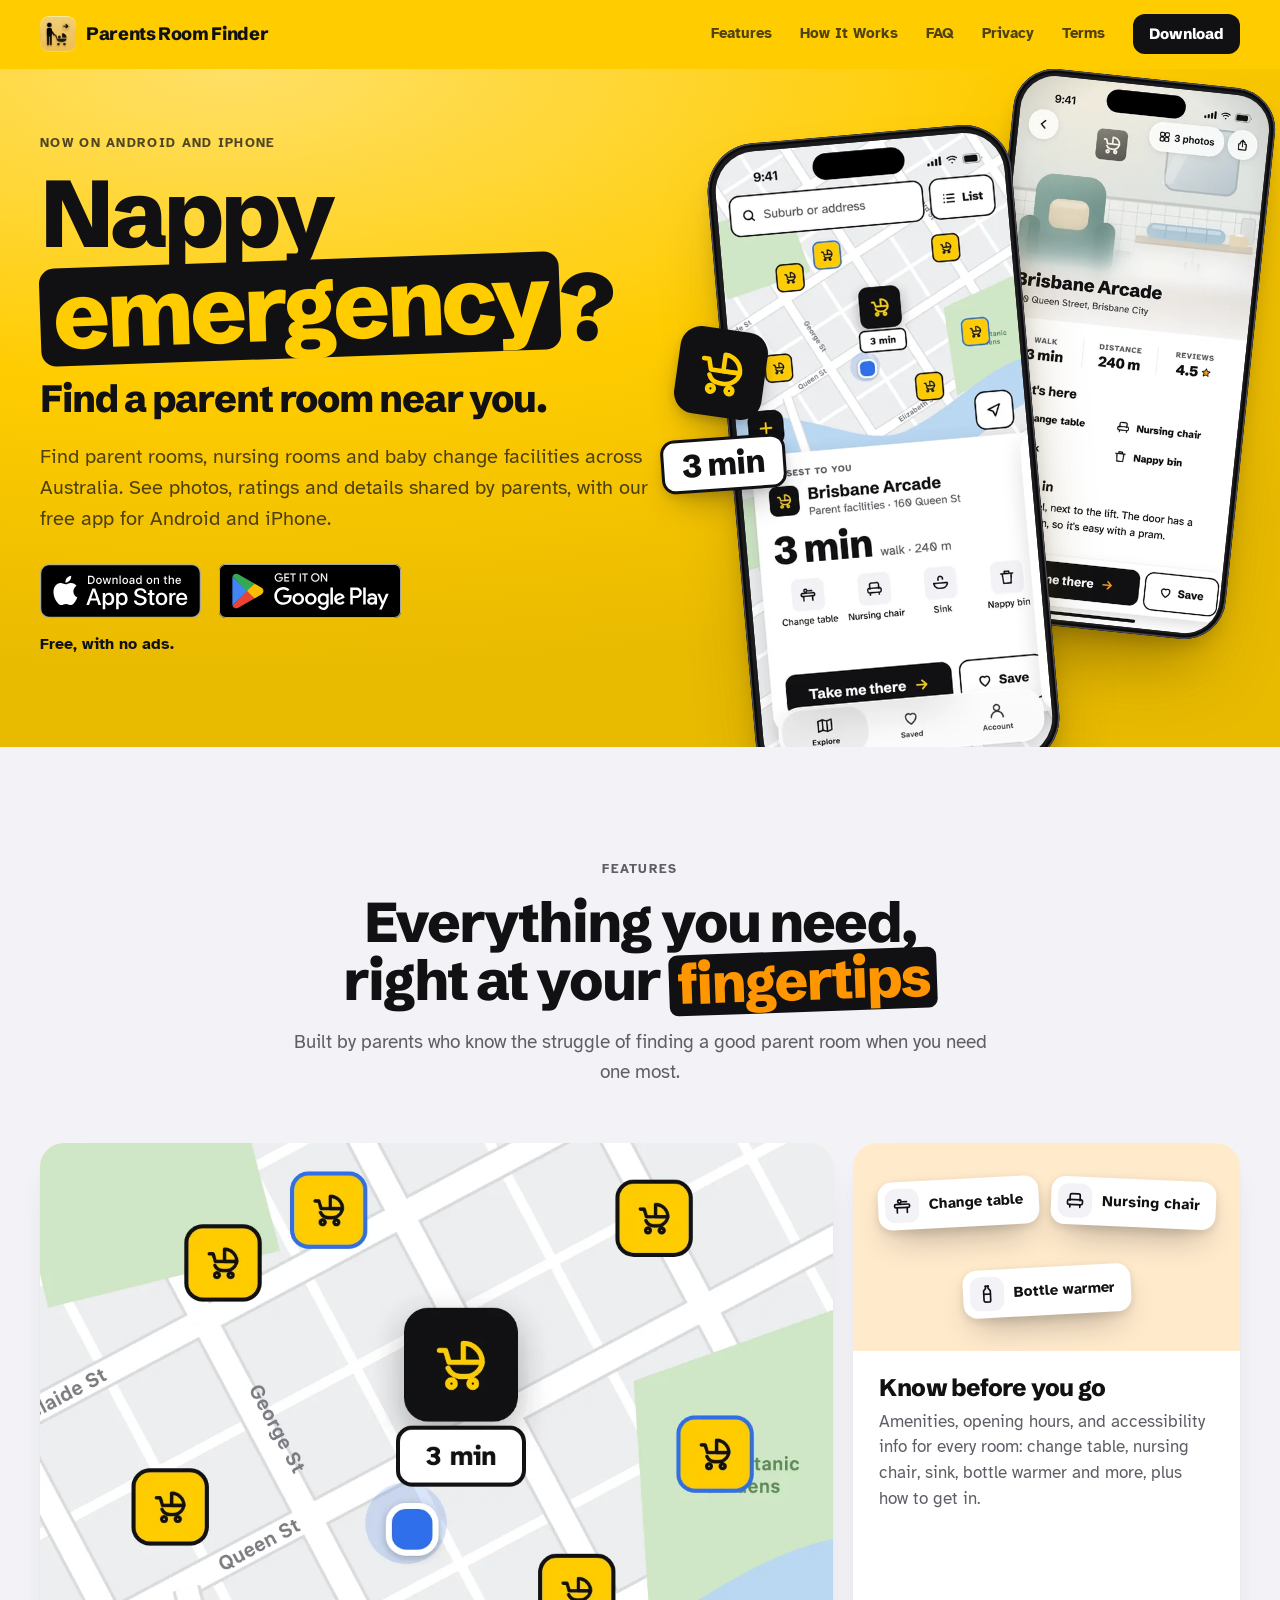
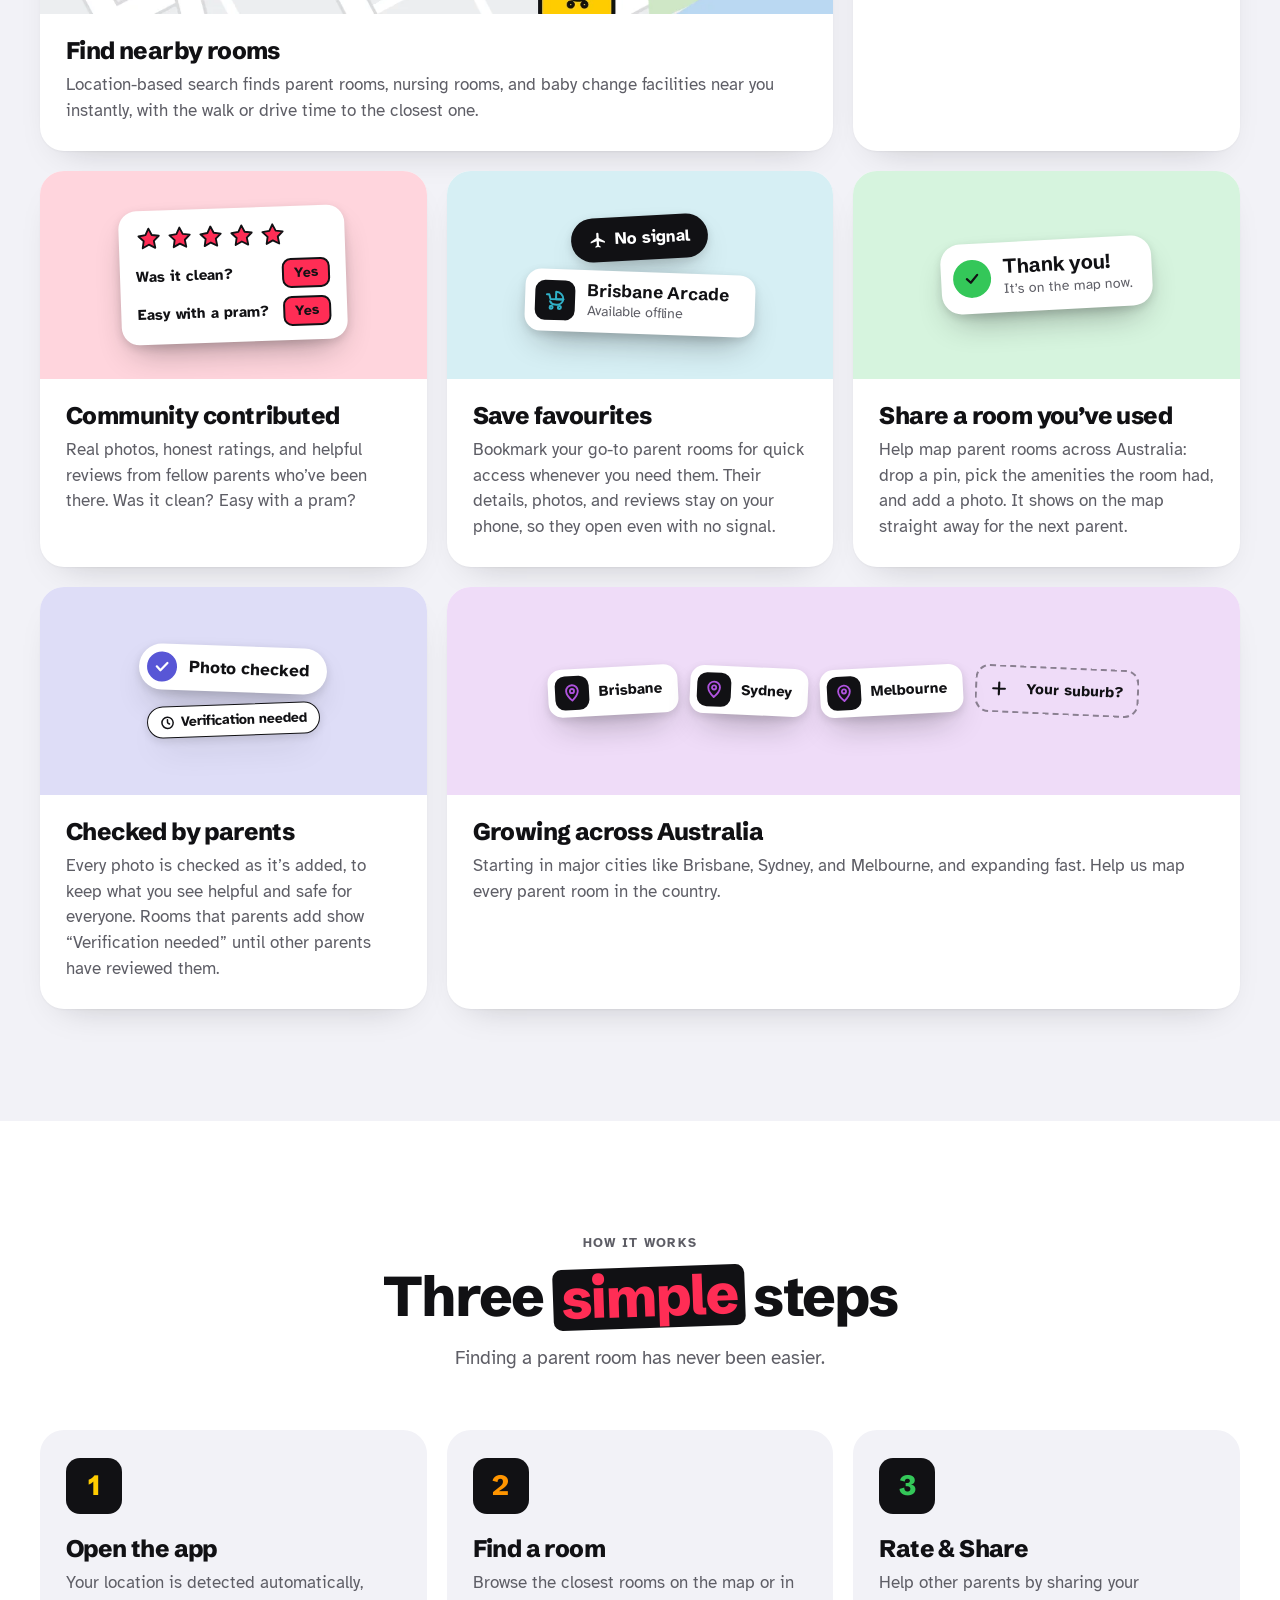
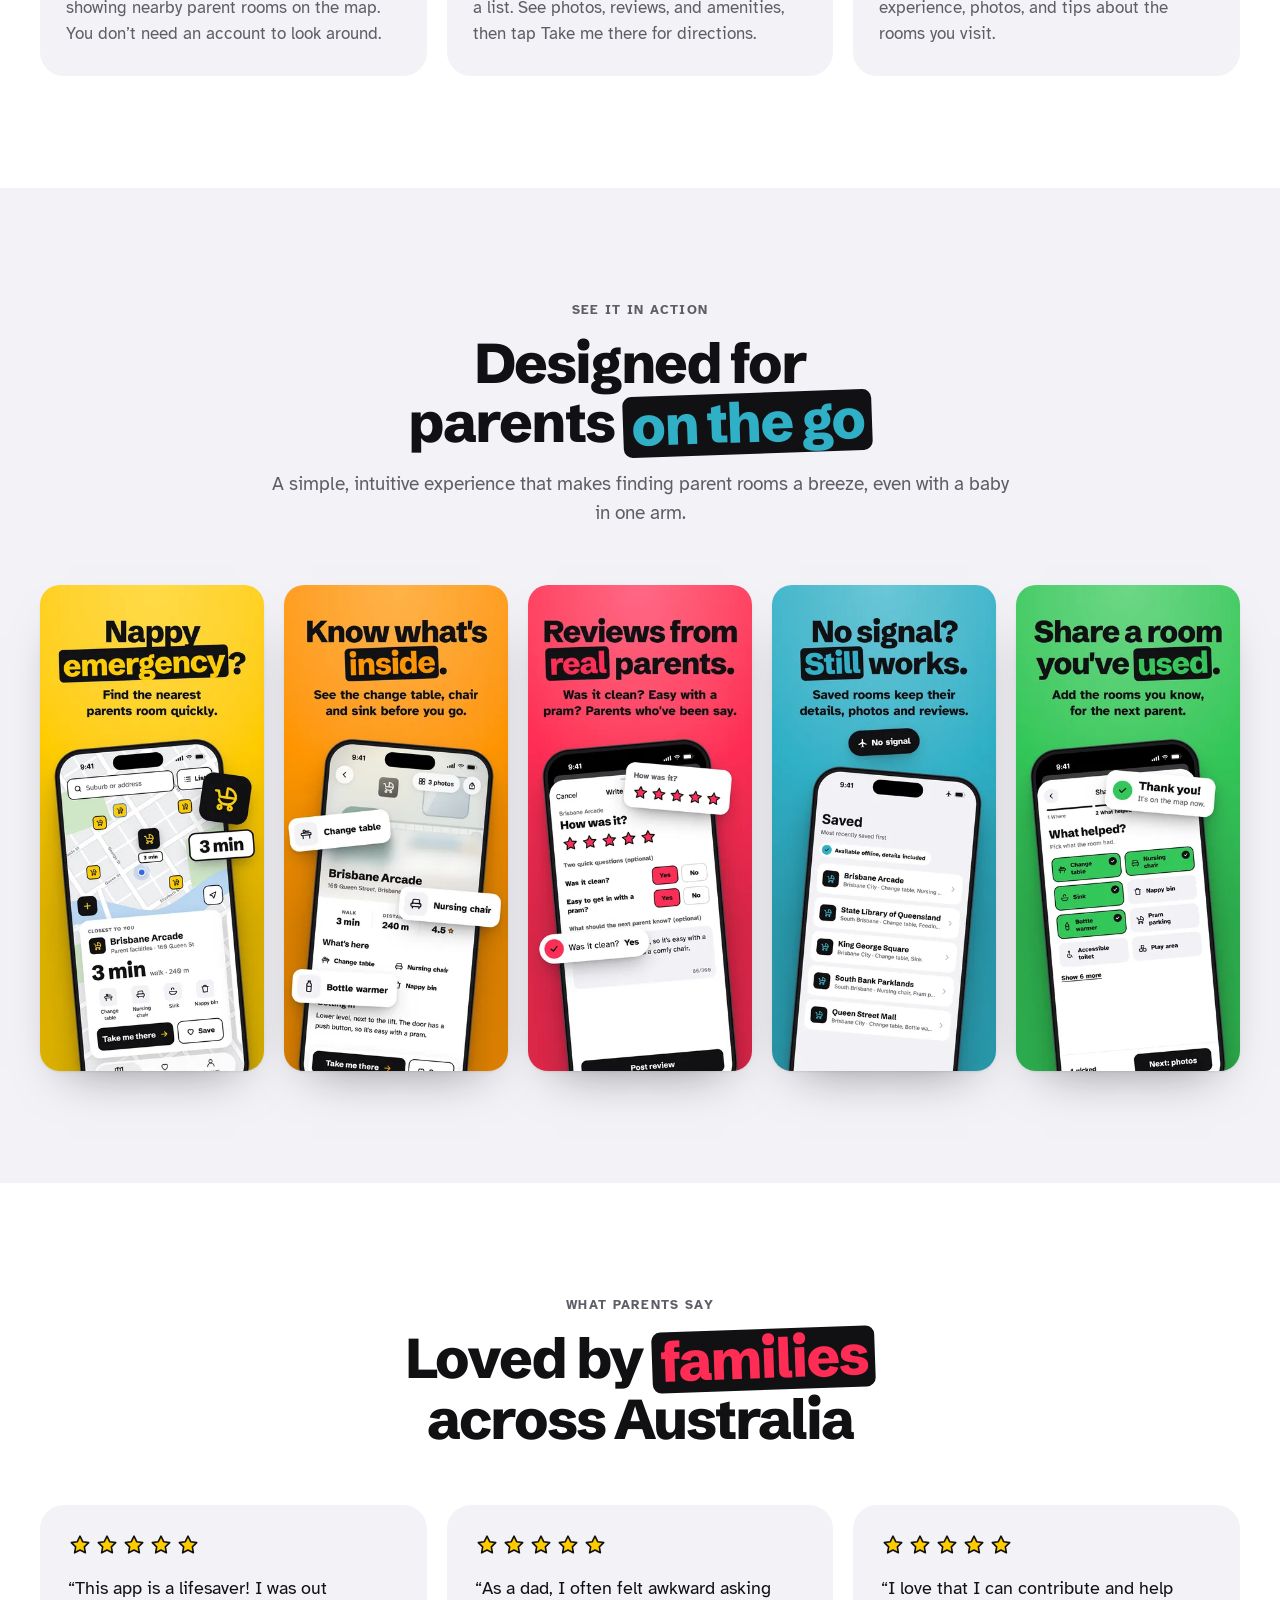
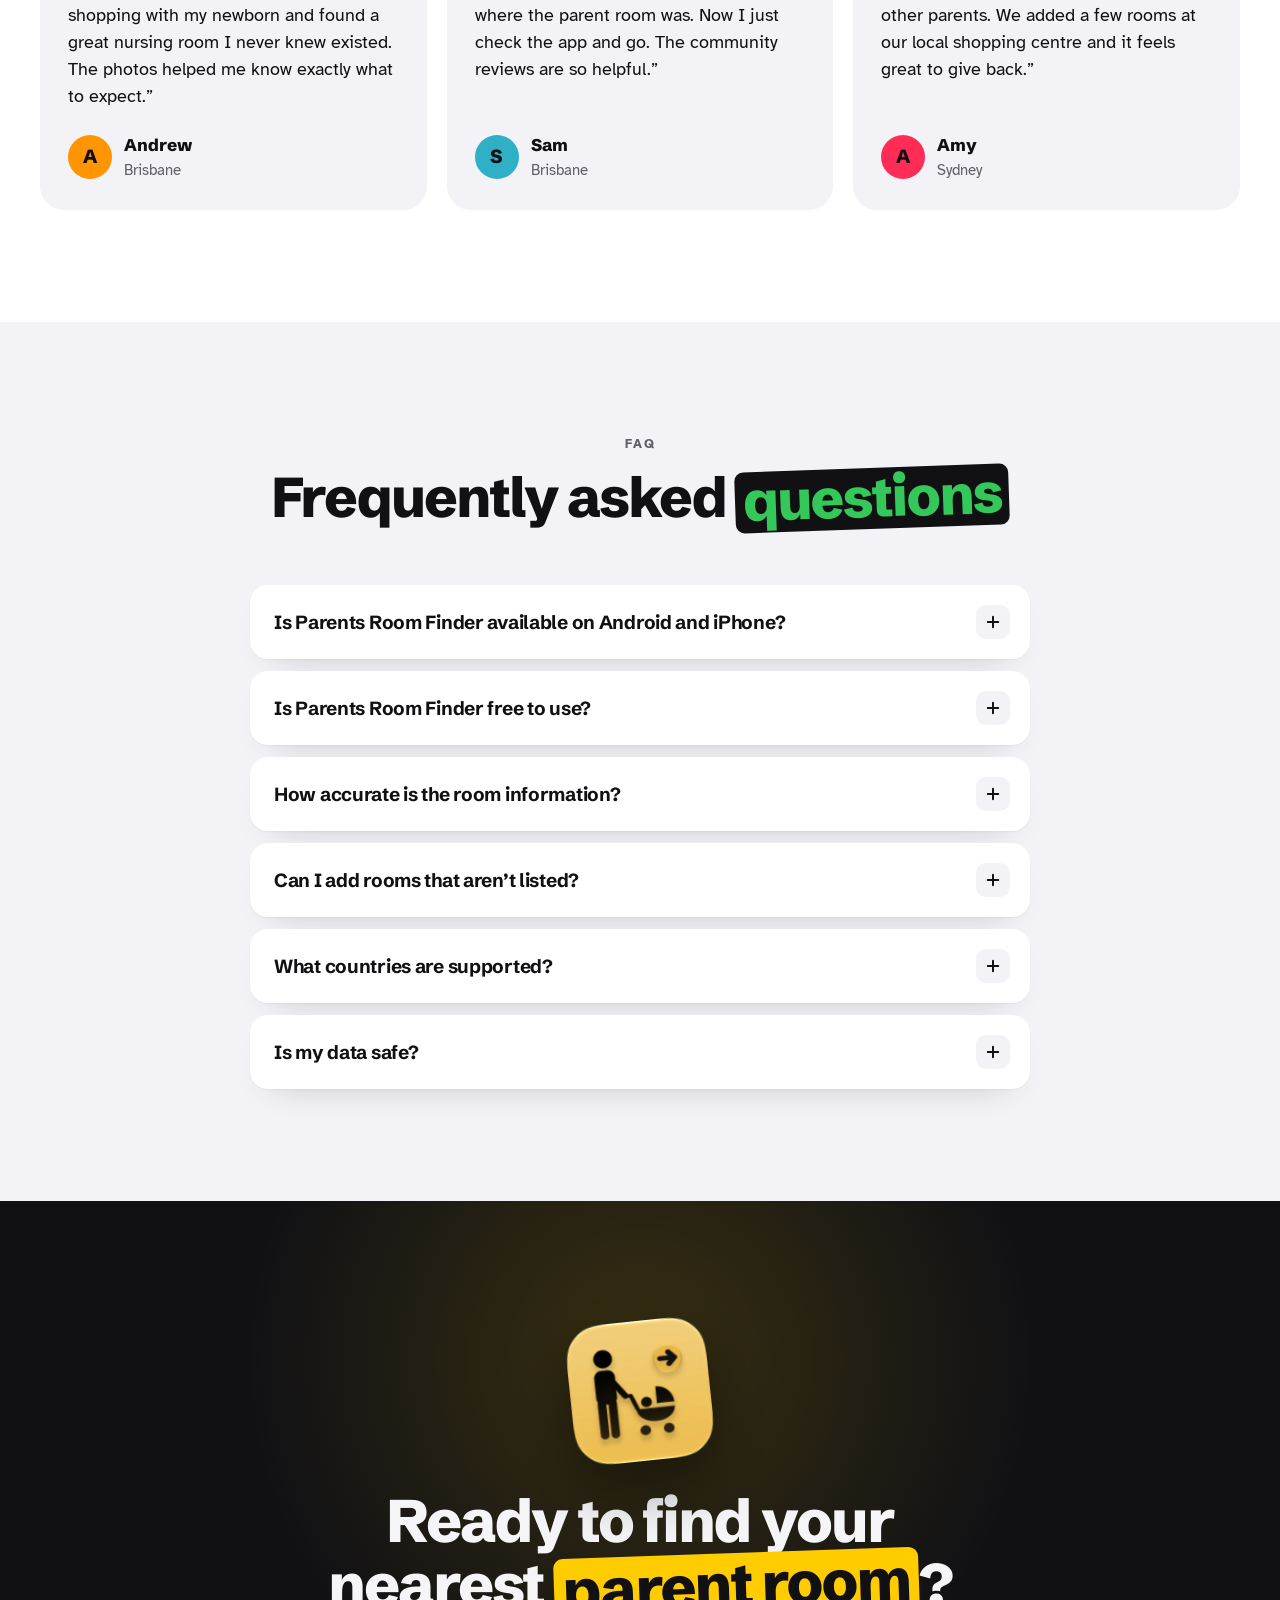
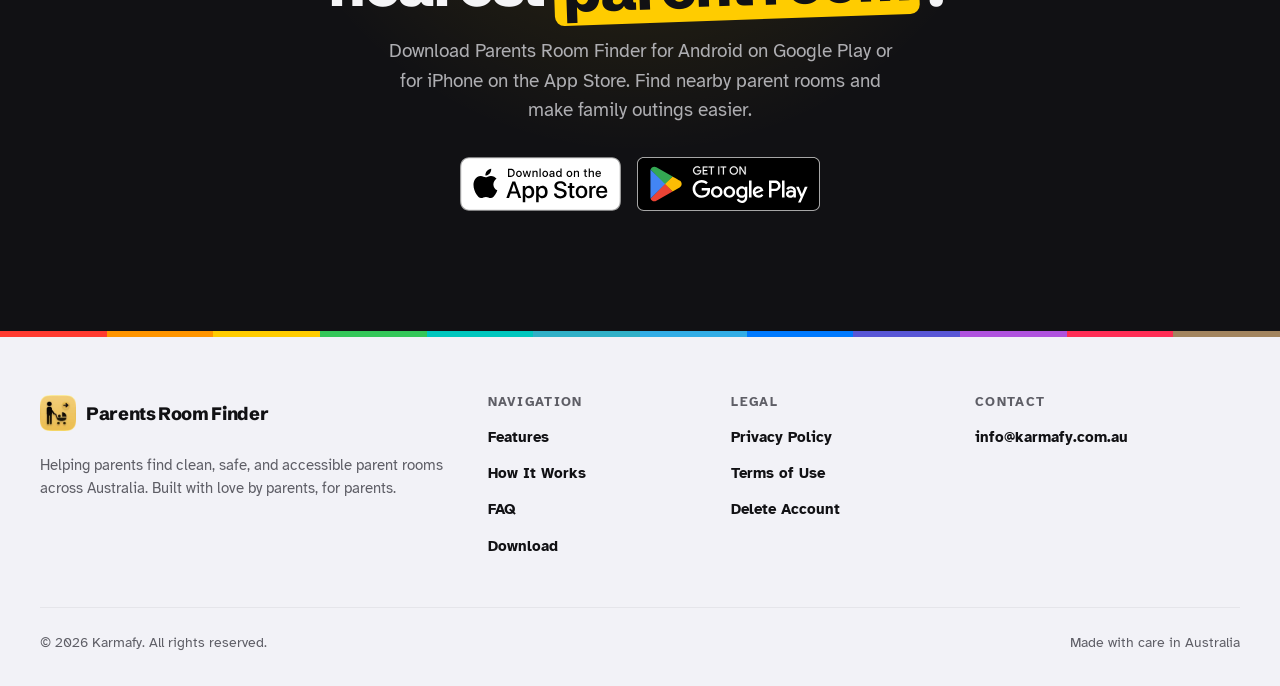
<file: index.html>
<!DOCTYPE html>
<html lang="en-AU">
  <head>
    <meta charset="utf-8"/>
    <meta content="width=device-width, initial-scale=1" name="viewport"/>
    <title>Parents Room Finder | Android &amp; iPhone App</title>
    <meta content="Find parent rooms, nursing rooms and baby change facilities near you across Australia. Free on Android and iPhone, with photos and reviews from parents." name="description"/>
    <link href="https://parentsroom.app/" rel="canonical"/>
    <meta content="#FFCC00" name="theme-color"/>
    <meta content="light dark" name="color-scheme"/>
    <meta content="app-id=6752860624" name="apple-itunes-app"/>
    <meta content="website" property="og:type"/>
    <meta content="Parents Room Finder" property="og:site_name"/>
    <meta content="en_AU" property="og:locale"/>
    <meta content="https://parentsroom.app/" property="og:url"/>
    <meta content="Parents Room Finder | Android &amp; iPhone App" property="og:title"/>
    <meta content="Find parent rooms, nursing rooms and baby change facilities near you across Australia. Free on Android and iPhone, with photos and reviews from parents." property="og:description"/>
    <meta content="https://parentsroom.app/images/og-image.png" property="og:image"/>
    <meta content="1200" property="og:image:width"/>
    <meta content="630" property="og:image:height"/>
    <meta content="Parents Room Finder: Nappy emergency? Find the nearest parents room quickly." property="og:image:alt"/>
    <meta content="summary_large_image" name="twitter:card"/>
    <meta content="Parents Room Finder | Android &amp; iPhone App" name="twitter:title"/>
    <meta content="Find parent rooms, nursing rooms and baby change facilities near you across Australia. Free on Android and iPhone, with photos and reviews from parents." name="twitter:description"/>
    <meta content="https://parentsroom.app/images/og-image.png" name="twitter:image"/>
    <link href="/favicon.ico" rel="icon" sizes="48x48"/>
    <link href="/icon-192.png" rel="icon" sizes="192x192" type="image/png"/>
    <link href="/apple-touch-icon.png" rel="apple-touch-icon"/>
    <link href="/site.webmanifest" rel="manifest"/>
    <link href="https://fonts.googleapis.com" rel="preconnect"/>
    <link crossorigin="" href="https://fonts.gstatic.com" rel="preconnect"/>
    <link href="https://fonts.googleapis.com/css2?family=Atkinson+Hyperlegible:wght@400;700&amp;family=Schibsted+Grotesk:wght@700;800&amp;display=swap" rel="stylesheet"/>
    <link href="/css/style.css" rel="stylesheet"/>
    <script>document.documentElement.classList.add('js')</script>
    <script type="application/ld+json">
  { "@context": "https://schema.org", "@graph": [
    {"@type": "WebSite", "@id": "https://parentsroom.app/#website", "url": "https://parentsroom.app/", "name": "Parents Room Finder", "alternateName": ["Parent Room Finder", "Parents Room"], "inLanguage": "en-AU", "publisher": {"@id": "https://parentsroom.app/#organization"}},
    {"@type": "Organization", "@id": "https://parentsroom.app/#organization", "name": "Karmafy", "url": "https://parentsroom.app/"},
    {
      "@type": "MobileApplication",
      "@id": "https://parentsroom.app/#app",
      "name": "Parents Room Finder",
      "alternateName": "Parent Room Finder",
      "description": "Find parent rooms, nursing rooms and baby change facilities near you across Australia. Free on Android and iPhone, with photos and reviews from parents.",
      "url": "https://parentsroom.app/",
      "installUrl": ["https://apps.apple.com/app/id6752860624", "https://play.google.com/store/apps/details?id=com.karmafyapps.parentsroom"],
      "sameAs": ["https://apps.apple.com/au/app/parents-room-finder-app/id6752860624", "https://play.google.com/store/apps/details?id=com.karmafyapps.parentsroom"],
      "operatingSystem": ["Android", "iOS"],
      "applicationCategory": "LifestyleApplication",
      "countriesSupported": "AU",
      "image": "https://parentsroom.app/images/app-icon-512.png",
      "screenshot": ["https://parentsroom.app/images/screenshots/01-find-the-nearest-parents-room-720.webp", "https://parentsroom.app/images/screenshots/02-know-whats-inside-720.webp", "https://parentsroom.app/images/screenshots/03-reviews-from-real-parents-720.webp", "https://parentsroom.app/images/screenshots/04-saved-rooms-work-offline-720.webp", "https://parentsroom.app/images/screenshots/05-share-a-room-720.webp"],
      "offers": {"@type": "Offer", "price": "0", "priceCurrency": "AUD"},
      "publisher": {"@id": "https://parentsroom.app/#organization"}
    },
    { "@type": "FAQPage", "@id": "https://parentsroom.app/#faq", "mainEntity": [
      {"@type": "Question", "name": "Is Parents Room Finder available on Android and iPhone?", "acceptedAnswer": {"@type": "Answer", "text": "Yes. Parents Room Finder is available for Android on Google Play and for iPhone on the App Store. Both apps are free, with no ads."}},
      {"@type": "Question", "name": "Is Parents Room Finder free to use?", "acceptedAnswer": {"@type": "Answer", "text": "Yes! Parents Room Finder is completely free to use. You get the interactive map, room details, photos, reviews, and the ability to save favourites and share rooms, at no cost. If you'd like to support the app you can, but it doesn't unlock anything extra."}},
      {"@type": "Question", "name": "How accurate is the room information?", "acceptedAnswer": {"@type": "Answer", "text": "Room information is contributed by our community of parents, supplemented by our discovery tools. A room a parent adds shows \"Verification needed\" until three other parents have reviewed it. Details like opening hours and amenities may change, so please report anything that's wrong from the room's page and we'll keep the information up to date."}},
      {"@type": "Question", "name": "Can I add rooms that aren't listed?", "acceptedAnswer": {"@type": "Answer", "text": "Absolutely! We rely on our community to help map parent rooms across Australia. Tap Share a room in the app, drop a pin, pick the amenities the room has, and add up to three photos. Photos are checked as you add them. Your room shows on the map straight away, marked \"Verification needed\" until three other parents review it."}},
      {"@type": "Question", "name": "What countries are supported?", "acceptedAnswer": {"@type": "Answer", "text": "We're currently focused on Australia, starting with major cities like Brisbane, Sydney, and Melbourne. We plan to expand to other countries based on community demand. Want us in your area? Let us know!"}},
      {"@type": "Question", "name": "Is my data safe?", "acceptedAnswer": {"@type": "Answer", "text": "Yes. We take privacy seriously and comply with the Australian Privacy Act 1988. Your data is encrypted in transit and at rest, we only collect what's necessary, and we never sell your personal information. Read our full Privacy Policy for details."}}
    ] }
  ] }
    </script>
  </head>
  <body class="page-home">
    <a class="skip-link" href="#main">Skip to content</a>
    <header class="header"><div class="container header__inner">
        <a aria-label="Parents Room Finder home" class="brand" href="/"><img alt="" height="36" src="/images/app-icon-96.webp" width="36"/><span>Parents Room Finder</span></a>
        <button aria-controls="site-nav" aria-expanded="false" aria-label="Menu" class="header__hamburger" type="button"><span></span><span></span><span></span></button>
        <nav aria-label="Main" class="header__nav" id="site-nav">
          <a href="/#features">Features</a>
          <a href="/#how-it-works">How It Works</a>
          <a href="/#faq">FAQ</a>
          <a href="/privacy.html">Privacy</a>
          <a href="/terms.html">Terms</a>
          <a class="btn btn--ink btn--small" href="/#download">Download</a>
        </nav>
      </div></header>
    <main id="main">
      <section aria-labelledby="hero-title" class="hero on-yellow"><div class="container hero__inner">
          <div class="hero__content">
            <p class="eyebrow">Now on Android and iPhone</p>
            <h1 class="hero__title" id="hero-title"><span class="hero__lead">Nappy <span class="nowrap"><mark class="hl">emergency</mark>?</span></span><span class="hero__line">Find a parent room near you.</span></h1>
            <p class="hero__subtitle">Find parent rooms, nursing rooms and baby change facilities across Australia. See photos, ratings and details shared by parents, with our free app for Android and iPhone.</p>
            <div class="hero__actions">
              <a class="store-link" href="https://apps.apple.com/app/id6752860624"><img alt="Download on the App Store" class="store-badge" height="54" src="/images/app-store-badge.svg" width="161"/></a><a class="store-link" href="https://play.google.com/store/apps/details?id=com.karmafyapps.parentsroom"><img alt="Get it on Google Play" class="store-badge" height="54" src="/images/google-play-badge.svg" width="182"/></a><p class="hero__note" style="flex-basis: 100%">Free, with no ads.</p>
            </div>
          </div>
          <div class="hero__visual">
            <div class="phone phone--back"><img alt="A room's page in the app, listing its change table, nursing chair, sink and nappy bin" decoding="async" height="866" sizes="(max-width: 880px) 200px, 250px" src="/images/screens/room-400.webp" srcset="/images/screens/room-400.webp 400w, /images/screens/room-800.webp 800w" width="400"/></div>
            <div class="phone phone--front"><img alt="The app's map of nearby parents rooms, with the closest one a 3 minute walk away" fetchpriority="high" height="866" sizes="(max-width: 880px) 236px, 290px" src="/images/screens/explore-400.webp" srcset="/images/screens/explore-400.webp 400w, /images/screens/explore-800.webp 800w" width="400"/></div>
            <div aria-hidden="true" class="float-mark"><svg><use href="/images/icons.svg#i-stroller"></use></svg></div>
            <div aria-hidden="true" class="float-tag">3 min</div>
          </div>
        </div></section>
      <section aria-labelledby="features-title" class="section features" id="features"><div class="container">
          <div class="section-header reveal"><p class="eyebrow">Features</p><h2 id="features-title">Everything you need, right at your <mark class="hl">fingertips</mark></h2><p>Built by parents who know the struggle of finding a good parent room when you need one most.</p></div>
          <div class="bento">
            <article class="feature feature--wide tone-yellow reveal"><div class="feature__vig feature__vig--map"><img alt="" decoding="async" height="356" loading="lazy" sizes="(max-width: 760px) 100vw, 760px" src="/images/screens/map-600.webp" srcset="/images/screens/map-600.webp 600w, /images/screens/map-1170.webp 1170w" width="600"/></div>
              <div class="feature__body"><h3>Find nearby rooms</h3><p>Location-based search finds parent rooms, nursing rooms, and baby change facilities near you instantly, with the walk or drive time to the closest one.</p></div></article>
            <article class="feature tone-orange reveal"><div aria-hidden="true" class="feature__vig feature__vig--chips"><span class="ui-chip"><span class="ui-chip__ico"><svg><use href="/images/icons.svg#i-table"></use></svg></span>Change table</span><span class="ui-chip"><span class="ui-chip__ico"><svg><use href="/images/icons.svg#i-chair"></use></svg></span>Nursing chair</span><span class="ui-chip"><span class="ui-chip__ico"><svg><use href="/images/icons.svg#i-bottle"></use></svg></span>Bottle warmer</span></div>
              <div class="feature__body"><h3>Know before you go</h3><p>Amenities, opening hours, and accessibility info for every room: change table, nursing chair, sink, bottle warmer and more, plus how to get in.</p></div></article>
            <article class="feature tone-pink reveal"><div aria-hidden="true" class="feature__vig"><div class="ui-card ui-review"><span class="ui-stars"><svg><use href="/images/icons.svg#i-star"></use></svg><svg><use href="/images/icons.svg#i-star"></use></svg><svg><use href="/images/icons.svg#i-star"></use></svg><svg><use href="/images/icons.svg#i-star"></use></svg><svg><use href="/images/icons.svg#i-star"></use></svg></span><span class="ui-yn">Was it clean? <b>Yes</b></span><span class="ui-yn">Easy with a pram? <b>Yes</b></span></div></div>
              <div class="feature__body"><h3>Community contributed</h3><p>Real photos, honest ratings, and helpful reviews from fellow parents who’ve been there. Was it clean? Easy with a pram?</p></div></article>
            <article class="feature tone-teal reveal"><div aria-hidden="true" class="feature__vig feature__vig--stack"><span class="ui-pill"><svg><use href="/images/icons.svg#i-plane"></use></svg>No signal</span><span class="ui-row"><span class="ui-mark"><svg><use href="/images/icons.svg#i-stroller"></use></svg></span><span><b>Brisbane Arcade</b><small>Available offline</small></span></span></div>
              <div class="feature__body"><h3>Save favourites</h3><p>Bookmark your go-to parent rooms for quick access whenever you need them. Their details, photos, and reviews stay on your phone, so they open even with no signal.</p></div></article>
            <article class="feature tone-green reveal"><div aria-hidden="true" class="feature__vig"><span class="ui-toast"><span class="ui-tick"><svg><use href="/images/icons.svg#i-check"></use></svg></span><span><b>Thank you!</b><small>It’s on the map now.</small></span></span></div>
              <div class="feature__body"><h3>Share a room you’ve used</h3><p>Help map parent rooms across Australia: drop a pin, pick the amenities the room had, and add a photo. It shows on the map straight away for the next parent.</p></div></article>
            <article class="feature tone-indigo reveal"><div aria-hidden="true" class="feature__vig feature__vig--stack"><span class="ui-toast ui-toast--small"><span class="ui-tick"><svg><use href="/images/icons.svg#i-check"></use></svg></span>Photo checked</span><span class="ui-badge"><svg><use href="/images/icons.svg#i-clock"></use></svg>Verification needed</span></div>
              <div class="feature__body"><h3>Checked by parents</h3><p>Every photo is checked as it’s added, to keep what you see helpful and safe for everyone. Rooms that parents add show “Verification needed” until other parents have reviewed them.</p></div></article>
            <article class="feature feature--wide tone-purple reveal"><div aria-hidden="true" class="feature__vig feature__vig--chips"><span class="ui-chip"><span class="ui-chip__ico ui-chip__ico--ink"><svg><use href="/images/icons.svg#i-pin"></use></svg></span>Brisbane</span><span class="ui-chip"><span class="ui-chip__ico ui-chip__ico--ink"><svg><use href="/images/icons.svg#i-pin"></use></svg></span>Sydney</span><span class="ui-chip"><span class="ui-chip__ico ui-chip__ico--ink"><svg><use href="/images/icons.svg#i-pin"></use></svg></span>Melbourne</span><span class="ui-chip ui-chip--dashed"><span class="ui-chip__ico"><svg><use href="/images/icons.svg#i-plus"></use></svg></span>Your suburb?</span></div>
              <div class="feature__body"><h3>Growing across Australia</h3><p>Starting in major cities like Brisbane, Sydney, and Melbourne, and expanding fast. Help us map every parent room in the country.</p></div></article>
          </div>
        </div></section>
      <section aria-labelledby="how-title" class="section section--surface how-it-works" id="how-it-works"><div class="container">
          <div class="section-header reveal"><p class="eyebrow">How it works</p><h2 id="how-title">Three <mark class="hl">simple</mark> steps</h2><p>Finding a parent room has never been easier.</p></div>
          <ol class="steps">
            <li class="step tone-yellow reveal"><span aria-hidden="true" class="step__number">1</span><h3>Open the app</h3><p>Your location is detected automatically, showing nearby parent rooms on the map. You don’t need an account to look around.</p></li>
            <li class="step tone-orange reveal"><span aria-hidden="true" class="step__number">2</span><h3>Find a room</h3><p>Browse the closest rooms on the map or in a list. See photos, reviews, and amenities, then tap Take me there for directions.</p></li>
            <li class="step tone-green reveal"><span aria-hidden="true" class="step__number">3</span><h3>Rate &amp; Share</h3><p>Help other parents by sharing your experience, photos, and tips about the rooms you visit.</p></li>
          </ol>
        </div></section>
      <section aria-labelledby="screens-title" class="section screenshots" id="screenshots"><div class="container">
          <div class="section-header reveal"><p class="eyebrow">See it in action</p><h2 id="screens-title">Designed for parents <mark class="hl">on the go</mark></h2><p>A simple, intuitive experience that makes finding parent rooms a breeze, even with a baby in one arm.</p></div>
          <ul aria-label="App screenshots" class="shots reveal">
            <li class="shot"><img alt="App screenshot - Find a parent room near you on the map" decoding="async" height="782" loading="lazy" sizes="(min-width: 1024px) 224px, min(64vw, 300px)" src="/images/screenshots/01-find-the-nearest-parents-room-360.webp" srcset="/images/screenshots/01-find-the-nearest-parents-room-360.webp 360w, /images/screenshots/01-find-the-nearest-parents-room-720.webp 720w" width="360"/></li>
            <li class="shot"><img alt="App screenshot - Check the amenities in a parent room: change table, nursing chair and sink" decoding="async" height="782" loading="lazy" sizes="(min-width: 1024px) 224px, min(64vw, 300px)" src="/images/screenshots/02-know-whats-inside-360.webp" srcset="/images/screenshots/02-know-whats-inside-360.webp 360w, /images/screenshots/02-know-whats-inside-720.webp 720w" width="360"/></li>
            <li class="shot"><img alt="App screenshot - Write and read reviews of parent rooms from real parents" decoding="async" height="782" loading="lazy" sizes="(min-width: 1024px) 224px, min(64vw, 300px)" src="/images/screenshots/03-reviews-from-real-parents-360.webp" srcset="/images/screenshots/03-reviews-from-real-parents-360.webp 360w, /images/screenshots/03-reviews-from-real-parents-720.webp 720w" width="360"/></li>
            <li class="shot"><img alt="App screenshot - Save your favourite rooms, with details, photos and reviews offline" decoding="async" height="782" loading="lazy" sizes="(min-width: 1024px) 224px, min(64vw, 300px)" src="/images/screenshots/04-saved-rooms-work-offline-360.webp" srcset="/images/screenshots/04-saved-rooms-work-offline-360.webp 360w, /images/screenshots/04-saved-rooms-work-offline-720.webp 720w" width="360"/></li>
            <li class="shot"><img alt="App screenshot - Contribute parent rooms to help the community" decoding="async" height="782" loading="lazy" sizes="(min-width: 1024px) 224px, min(64vw, 300px)" src="/images/screenshots/05-share-a-room-360.webp" srcset="/images/screenshots/05-share-a-room-360.webp 360w, /images/screenshots/05-share-a-room-720.webp 720w" width="360"/></li>
          </ul>
        </div></section>
      <section aria-labelledby="quotes-title" class="section section--surface testimonials" id="testimonials"><div class="container">
          <div class="section-header reveal"><p class="eyebrow">What parents say</p><h2 id="quotes-title">Loved by <mark class="hl">families</mark> across Australia</h2></div>
          <div class="quotes">
            <figure class="quote reveal"><div aria-label="5 out of 5 stars" class="quote__stars" role="img"><svg><use href="/images/icons.svg#i-star"></use></svg><svg><use href="/images/icons.svg#i-star"></use></svg><svg><use href="/images/icons.svg#i-star"></use></svg><svg><use href="/images/icons.svg#i-star"></use></svg><svg><use href="/images/icons.svg#i-star"></use></svg></div>
              <blockquote><p>“This app is a lifesaver! I was out shopping with my newborn and found a great nursing room I never knew existed. The photos helped me know exactly what to expect.”</p></blockquote>
              <figcaption class="quote__author"><span aria-hidden="true" class="avatar tone-orange">A</span><span><strong>Andrew</strong><span>Brisbane</span></span></figcaption></figure>
            <figure class="quote reveal"><div aria-label="5 out of 5 stars" class="quote__stars" role="img"><svg><use href="/images/icons.svg#i-star"></use></svg><svg><use href="/images/icons.svg#i-star"></use></svg><svg><use href="/images/icons.svg#i-star"></use></svg><svg><use href="/images/icons.svg#i-star"></use></svg><svg><use href="/images/icons.svg#i-star"></use></svg></div>
              <blockquote><p>“As a dad, I often felt awkward asking where the parent room was. Now I just check the app and go. The community reviews are so helpful.”</p></blockquote>
              <figcaption class="quote__author"><span aria-hidden="true" class="avatar tone-teal">S</span><span><strong>Sam</strong><span>Brisbane</span></span></figcaption></figure>
            <figure class="quote reveal"><div aria-label="5 out of 5 stars" class="quote__stars" role="img"><svg><use href="/images/icons.svg#i-star"></use></svg><svg><use href="/images/icons.svg#i-star"></use></svg><svg><use href="/images/icons.svg#i-star"></use></svg><svg><use href="/images/icons.svg#i-star"></use></svg><svg><use href="/images/icons.svg#i-star"></use></svg></div>
              <blockquote><p>“I love that I can contribute and help other parents. We added a few rooms at our local shopping centre and it feels great to give back.”</p></blockquote>
              <figcaption class="quote__author"><span aria-hidden="true" class="avatar tone-pink">A</span><span><strong>Amy</strong><span>Sydney</span></span></figcaption></figure>
          </div>
        </div></section>
      <section aria-labelledby="faq-title" class="section faq" id="faq"><div class="container">
          <div class="section-header reveal"><p class="eyebrow">FAQ</p><h2 id="faq-title">Frequently asked <mark class="hl">questions</mark></h2></div>
          <div class="faq__list reveal">
            <details class="faq__item"><summary>Is Parents Room Finder available on Android and iPhone?<span aria-hidden="true" class="faq__icon"><svg><use href="/images/icons.svg#i-plus"></use></svg></span></summary>
              <div class="faq__answer"><p>Yes. Parents Room Finder is available for <a href="https://play.google.com/store/apps/details?id=com.karmafyapps.parentsroom">Android on Google Play</a> and for <a href="https://apps.apple.com/app/id6752860624">iPhone on the App Store</a>. Both apps are free, with no ads.</p></div></details>
            <details class="faq__item"><summary>Is Parents Room Finder free to use?<span aria-hidden="true" class="faq__icon"><svg><use href="/images/icons.svg#i-plus"></use></svg></span></summary>
              <div class="faq__answer"><p>Yes! Parents Room Finder is completely free to use. You get the interactive map, room details, photos, reviews, and the ability to save favourites and share rooms, at no cost. If you’d like to support the app you can, but it doesn’t unlock anything extra.</p></div></details>
            <details class="faq__item"><summary>How accurate is the room information?<span aria-hidden="true" class="faq__icon"><svg><use href="/images/icons.svg#i-plus"></use></svg></span></summary>
              <div class="faq__answer"><p>Room information is contributed by our community of parents, supplemented by our discovery tools. A room a parent adds shows “Verification needed” until three other parents have reviewed it. Details like opening hours and amenities may change, so please report anything that’s wrong from the room’s page and we’ll keep the information up to date.</p></div></details>
            <details class="faq__item"><summary>Can I add rooms that aren’t listed?<span aria-hidden="true" class="faq__icon"><svg><use href="/images/icons.svg#i-plus"></use></svg></span></summary>
              <div class="faq__answer"><p>Absolutely! We rely on our community to help map parent rooms across Australia. Tap Share a room in the app, drop a pin, pick the amenities the room has, and add up to three photos. Photos are checked as you add them. Your room shows on the map straight away, marked “Verification needed” until three other parents review it.</p></div></details>
            <details class="faq__item"><summary>What countries are supported?<span aria-hidden="true" class="faq__icon"><svg><use href="/images/icons.svg#i-plus"></use></svg></span></summary>
              <div class="faq__answer"><p>We’re currently focused on Australia, starting with major cities like Brisbane, Sydney, and Melbourne. We plan to expand to other countries based on community demand. Want us in your area? Let us know!</p></div></details>
            <details class="faq__item"><summary>Is my data safe?<span aria-hidden="true" class="faq__icon"><svg><use href="/images/icons.svg#i-plus"></use></svg></span></summary>
              <div class="faq__answer"><p>Yes. We take privacy seriously and comply with the Australian Privacy Act 1988. Your data is encrypted in transit and at rest, we only collect what’s necessary, and we never sell your personal information. Read our full <a href="/privacy.html">Privacy Policy</a> for details.</p></div></details>
          </div>
        </div></section>
      <section aria-labelledby="cta-title" class="cta on-ink" id="download"><div class="container cta__inner reveal">
          <img alt="Parents Room Finder app icon" class="cta__icon" decoding="async" height="140" loading="lazy" src="/images/app-icon-320.webp" width="140"/>
          <h2 id="cta-title">Ready to find your nearest <mark class="hl">parent room</mark>?</h2>
          <p>Download Parents Room Finder for Android on Google Play or for iPhone on the App Store. Find nearby parent rooms and make family outings easier.</p>
          <div class="cta__actions">
              <a class="store-link" href="https://apps.apple.com/app/id6752860624"><img alt="Download on the App Store" class="store-badge" height="54" loading="lazy" src="/images/app-store-badge-white.svg" width="161"/></a><a class="store-link" href="https://play.google.com/store/apps/details?id=com.karmafyapps.parentsroom"><img alt="Get it on Google Play" class="store-badge" height="54" loading="lazy" src="/images/google-play-badge.svg" width="182"/></a>
            </div>
        </div></section>
    </main>
    <footer class="footer">
      <div class="container">
        <div class="footer__inner">
          <div class="footer__brand">
            <a class="brand" href="/"><img alt="" height="36" loading="lazy" src="/images/app-icon-96.webp" width="36"/><span>Parents Room Finder</span></a>
            <p>Helping parents find clean, safe, and accessible parent rooms across Australia. Built with love by parents, for parents.</p>
          </div>
          <div>
            <h2 class="footer__title">Navigation</h2>
            <ul><li><a href="/#features">Features</a></li><li><a href="/#how-it-works">How It Works</a></li><li><a href="/#faq">FAQ</a></li><li><a href="/#download">Download</a></li></ul>
          </div>
          <div>
            <h2 class="footer__title">Legal</h2>
            <ul><li><a href="/privacy.html">Privacy Policy</a></li><li><a href="/terms.html">Terms of Use</a></li><li><a href="/delete-account.html">Delete Account</a></li></ul>
          </div>
          <div>
            <h2 class="footer__title">Contact</h2>
            <ul><li><a class="email-link" data-email-domain="karmafy.com.au" data-email-user="info" href="#">info at karmafy dot com dot au</a></li></ul>
          </div>
        </div>
        <div class="footer__bottom"><span>© 2026 Karmafy. All rights reserved.</span><span>Made with care in Australia</span></div>
      </div>
    </footer>
    <script defer="" src="/js/main.js"></script>
  </body>
</html>
</file>
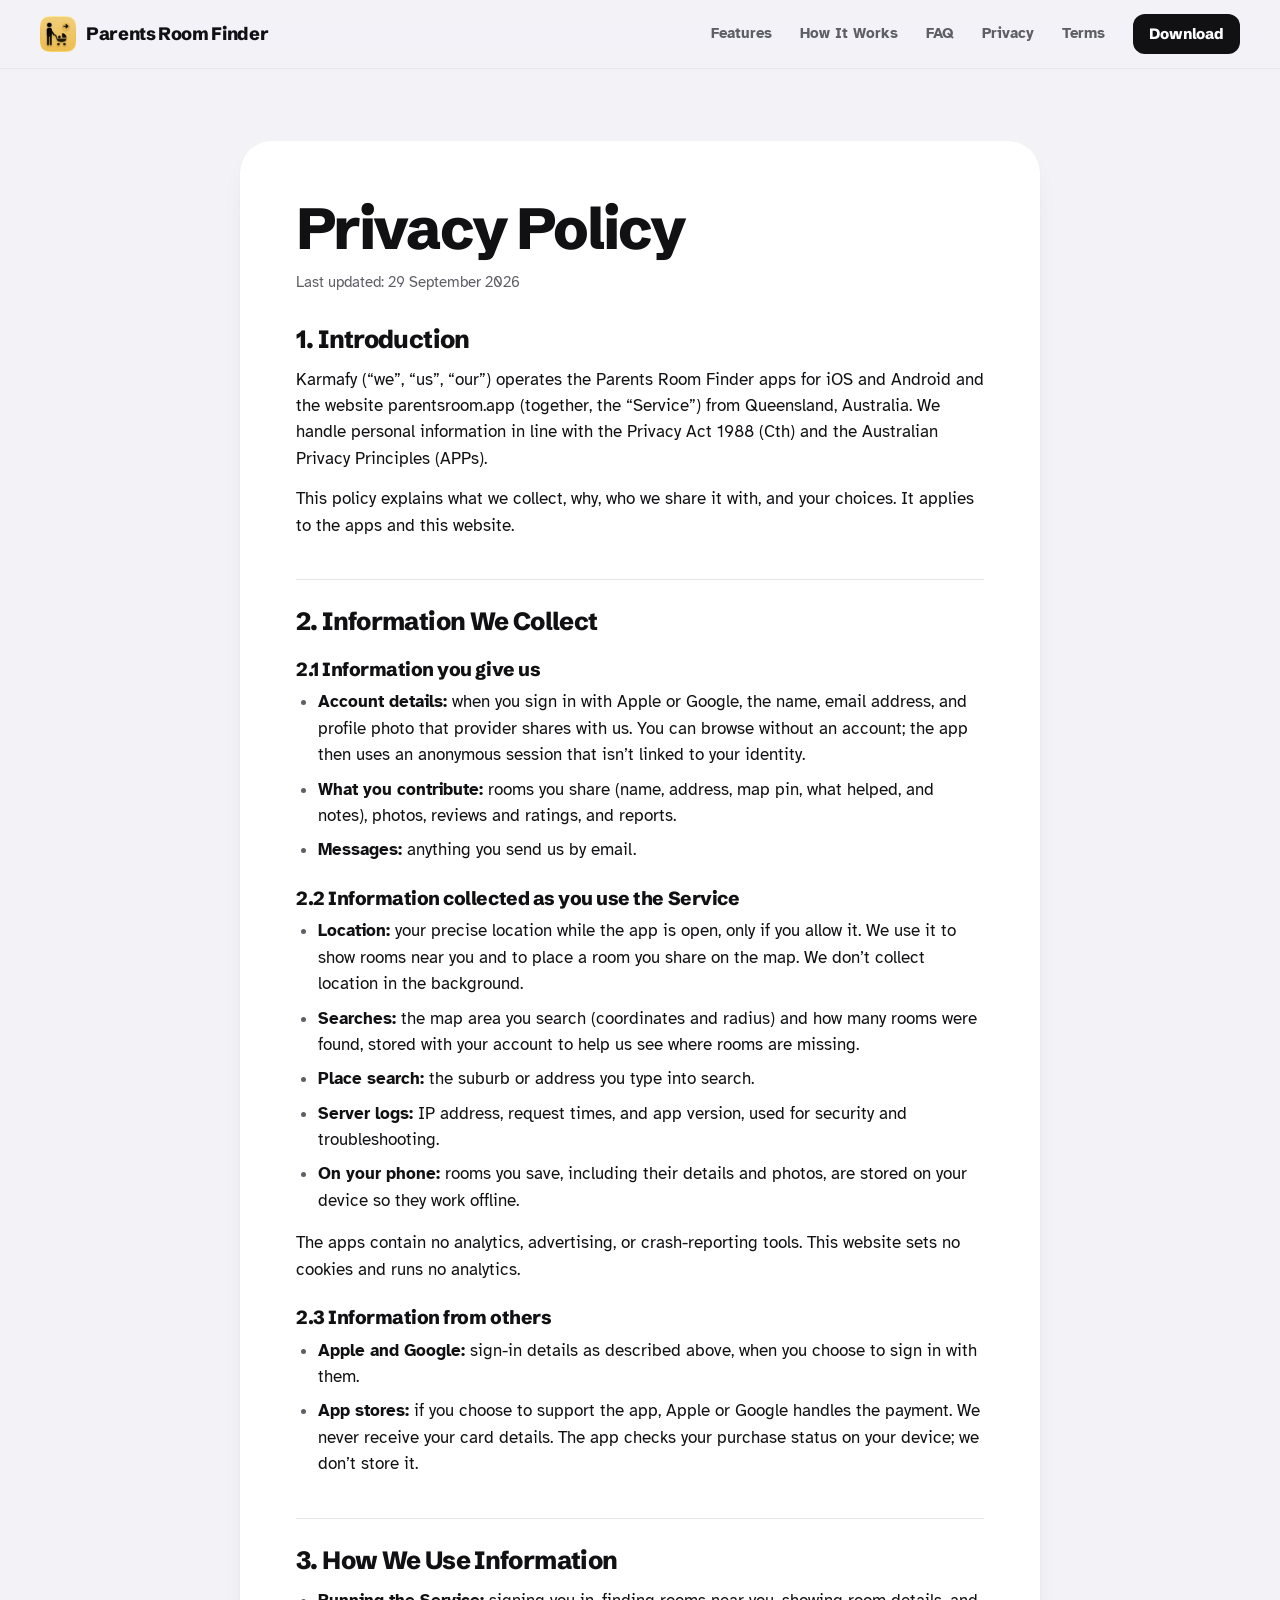
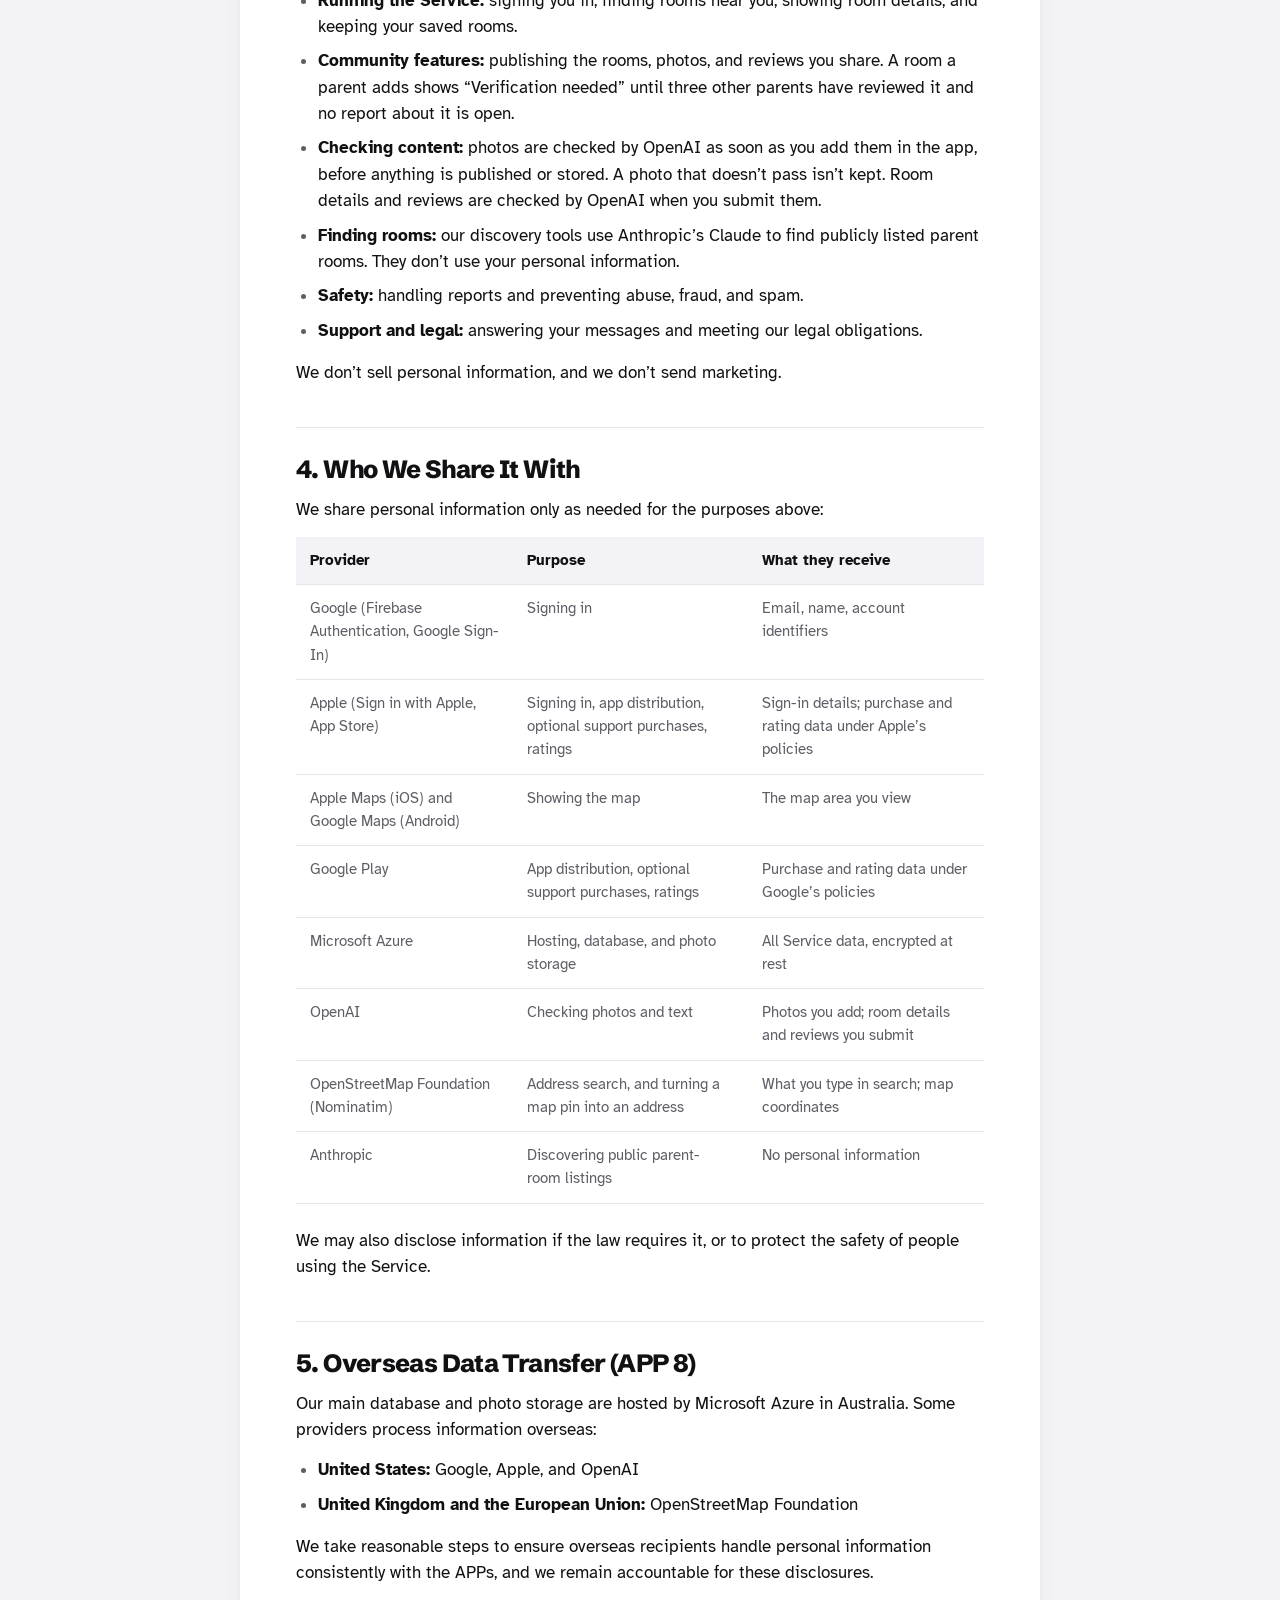
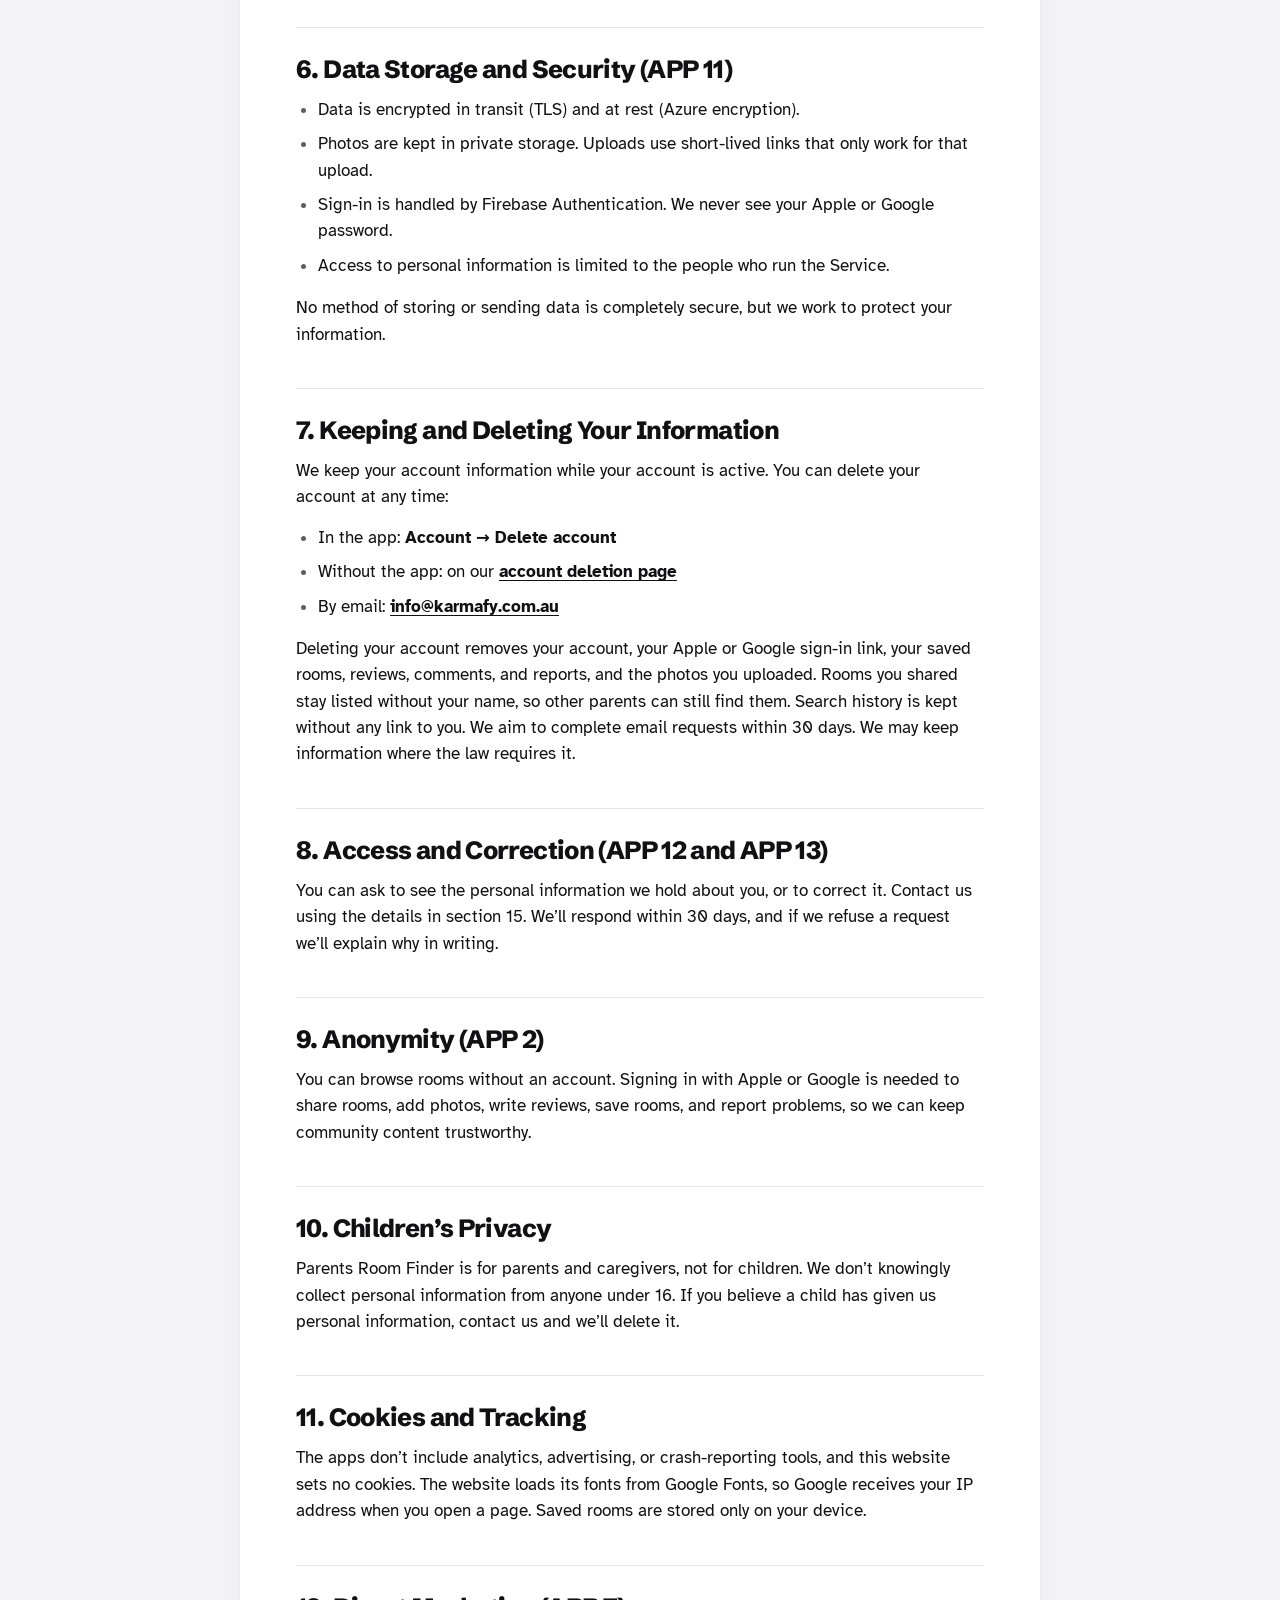
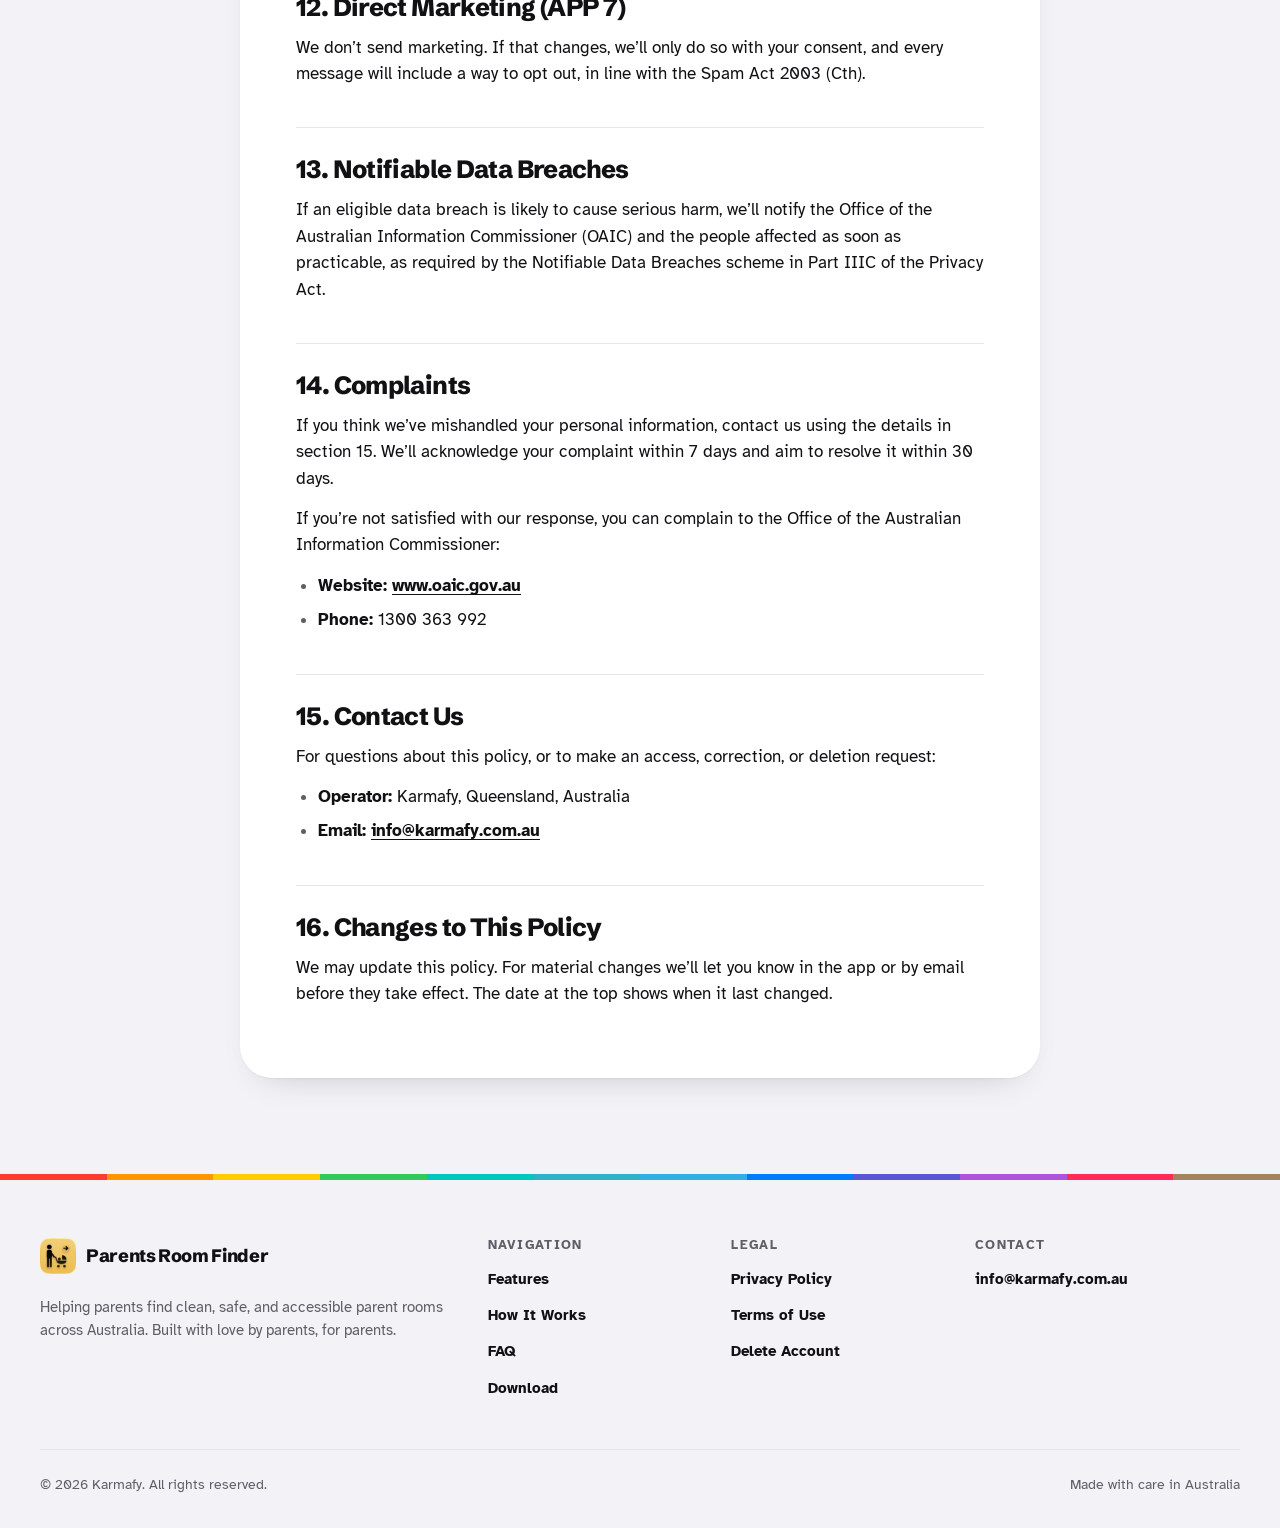
<file: privacy.html>
<!DOCTYPE html>
<html lang="en-AU">
<head>
  <meta charset="UTF-8">
  <meta name="viewport" content="width=device-width, initial-scale=1">
  <title>Privacy Policy - Parents Room Finder</title>
  <meta name="description" content="Privacy Policy for Parents Room Finder: what we collect, why, who we share it with, and how to delete your account, under the Australian Privacy Act 1988.">
  <link rel="canonical" href="https://parentsroom.app/privacy.html">
  <meta name="theme-color" content="#F2F2F7" media="(prefers-color-scheme: light)">
  <meta name="theme-color" content="#000000" media="(prefers-color-scheme: dark)">
  <meta name="color-scheme" content="light dark">
  <meta property="og:type" content="website">
  <meta property="og:site_name" content="Parents Room Finder">
  <meta property="og:locale" content="en_AU">
  <meta property="og:url" content="https://parentsroom.app/privacy.html">
  <meta property="og:title" content="Privacy Policy - Parents Room Finder">
  <meta property="og:description" content="Privacy Policy for Parents Room Finder: what we collect, why, who we share it with, and how to delete your account, under the Australian Privacy Act 1988.">
  <meta property="og:image" content="https://parentsroom.app/images/og-image.png">
  <meta name="twitter:card" content="summary_large_image">
  <link rel="icon" href="/favicon.ico" sizes="48x48">
  <link rel="icon" href="/icon-192.png" type="image/png" sizes="192x192">
  <link rel="apple-touch-icon" href="/apple-touch-icon.png">
  <link rel="manifest" href="/site.webmanifest">
  <link rel="preconnect" href="https://fonts.googleapis.com">
  <link rel="preconnect" href="https://fonts.gstatic.com" crossorigin>
  <link rel="stylesheet" href="https://fonts.googleapis.com/css2?family=Atkinson+Hyperlegible:wght@400;700&amp;family=Schibsted+Grotesk:wght@700;800&amp;display=swap">
  <link rel="stylesheet" href="/css/style.css">
  <script>document.documentElement.classList.add('js')</script>
</head>
<body>

  <a class="skip-link" href="#main">Skip to content</a>

  <!-- ===== Header ===== -->
  <header class="header">
    <div class="container header__inner">
      <a href="/" class="brand" aria-label="Parents Room Finder home">
        <img src="/images/app-icon-96.webp" alt="" width="36" height="36">
        <span>Parents Room Finder</span>
      </a>
      <button class="header__hamburger" type="button" aria-label="Menu" aria-expanded="false" aria-controls="site-nav">
        <span></span><span></span><span></span>
      </button>
      <nav class="header__nav" id="site-nav" aria-label="Main">
        <a href="/#features">Features</a>
        <a href="/#how-it-works">How It Works</a>
        <a href="/#faq">FAQ</a>
        <a href="/privacy.html">Privacy</a>
        <a href="/terms.html">Terms</a>
        <a href="/#download" class="btn btn--ink btn--small">Download</a>
      </nav>
    </div>
  </header>

  <main id="main" class="legal-page">
    <div class="container container--prose">
      <article class="legal-card">
        <h1>Privacy Policy</h1>

        <p class="legal-updated">Last updated: 29 September 2026</p>

        <h2>1. Introduction</h2>
        <p>Karmafy (&ldquo;we&rdquo;, &ldquo;us&rdquo;, &ldquo;our&rdquo;) operates the Parents Room Finder apps for iOS and Android and the website parentsroom.app (together, the &ldquo;Service&rdquo;) from Queensland, Australia. We handle personal information in line with the Privacy Act 1988 (Cth) and the Australian Privacy Principles (APPs).</p>
        <p>This policy explains what we collect, why, who we share it with, and your choices. It applies to the apps and this website.</p>

        <h2>2. Information We Collect</h2>

        <h3>2.1 Information you give us</h3>
        <ul>
          <li><strong>Account details:</strong> when you sign in with Apple or Google, the name, email address, and profile photo that provider shares with us. You can browse without an account; the app then uses an anonymous session that isn&rsquo;t linked to your identity.</li>
          <li><strong>What you contribute:</strong> rooms you share (name, address, map pin, what helped, and notes), photos, reviews and ratings, and reports.</li>
          <li><strong>Messages:</strong> anything you send us by email.</li>
        </ul>

        <h3>2.2 Information collected as you use the Service</h3>
        <ul>
          <li><strong>Location:</strong> your precise location while the app is open, only if you allow it. We use it to show rooms near you and to place a room you share on the map. We don&rsquo;t collect location in the background.</li>
          <li><strong>Searches:</strong> the map area you search (coordinates and radius) and how many rooms were found, stored with your account to help us see where rooms are missing.</li>
          <li><strong>Place search:</strong> the suburb or address you type into search.</li>
          <li><strong>Server logs:</strong> IP address, request times, and app version, used for security and troubleshooting.</li>
          <li><strong>On your phone:</strong> rooms you save, including their details and photos, are stored on your device so they work offline.</li>
        </ul>
        <p>The apps contain no analytics, advertising, or crash-reporting tools. This website sets no cookies and runs no analytics.</p>

        <h3>2.3 Information from others</h3>
        <ul>
          <li><strong>Apple and Google:</strong> sign-in details as described above, when you choose to sign in with them.</li>
          <li><strong>App stores:</strong> if you choose to support the app, Apple or Google handles the payment. We never receive your card details. The app checks your purchase status on your device; we don&rsquo;t store it.</li>
        </ul>

        <h2>3. How We Use Information</h2>
        <ul>
          <li><strong>Running the Service:</strong> signing you in, finding rooms near you, showing room details, and keeping your saved rooms.</li>
          <li><strong>Community features:</strong> publishing the rooms, photos, and reviews you share. A room a parent adds shows &ldquo;Verification needed&rdquo; until three other parents have reviewed it and no report about it is open.</li>
          <li><strong>Checking content:</strong> photos are checked by OpenAI as soon as you add them in the app, before anything is published or stored. A photo that doesn&rsquo;t pass isn&rsquo;t kept. Room details and reviews are checked by OpenAI when you submit them.</li>
          <li><strong>Finding rooms:</strong> our discovery tools use Anthropic&rsquo;s Claude to find publicly listed parent rooms. They don&rsquo;t use your personal information.</li>
          <li><strong>Safety:</strong> handling reports and preventing abuse, fraud, and spam.</li>
          <li><strong>Support and legal:</strong> answering your messages and meeting our legal obligations.</li>
        </ul>
        <p>We don&rsquo;t sell personal information, and we don&rsquo;t send marketing.</p>

        <h2>4. Who We Share It With</h2>
        <p>We share personal information only as needed for the purposes above:</p>
        <table>
          <thead>
            <tr>
              <th>Provider</th>
              <th>Purpose</th>
              <th>What they receive</th>
            </tr>
          </thead>
          <tbody>
            <tr>
              <td>Google (Firebase Authentication, Google Sign-In)</td>
              <td>Signing in</td>
              <td>Email, name, account identifiers</td>
            </tr>
            <tr>
              <td>Apple (Sign in with Apple, App Store)</td>
              <td>Signing in, app distribution, optional support purchases, ratings</td>
              <td>Sign-in details; purchase and rating data under Apple&rsquo;s policies</td>
            </tr>
            <tr>
              <td>Apple Maps (iOS) and Google Maps (Android)</td>
              <td>Showing the map</td>
              <td>The map area you view</td>
            </tr>
            <tr>
              <td>Google Play</td>
              <td>App distribution, optional support purchases, ratings</td>
              <td>Purchase and rating data under Google&rsquo;s policies</td>
            </tr>
            <tr>
              <td>Microsoft Azure</td>
              <td>Hosting, database, and photo storage</td>
              <td>All Service data, encrypted at rest</td>
            </tr>
            <tr>
              <td>OpenAI</td>
              <td>Checking photos and text</td>
              <td>Photos you add; room details and reviews you submit</td>
            </tr>
            <tr>
              <td>OpenStreetMap Foundation (Nominatim)</td>
              <td>Address search, and turning a map pin into an address</td>
              <td>What you type in search; map coordinates</td>
            </tr>
            <tr>
              <td>Anthropic</td>
              <td>Discovering public parent-room listings</td>
              <td>No personal information</td>
            </tr>
          </tbody>
        </table>
        <p>We may also disclose information if the law requires it, or to protect the safety of people using the Service.</p>

        <h2>5. Overseas Data Transfer (APP 8)</h2>
        <p>Our main database and photo storage are hosted by Microsoft Azure in Australia. Some providers process information overseas:</p>
        <ul>
          <li><strong>United States:</strong> Google, Apple, and OpenAI</li>
          <li><strong>United Kingdom and the European Union:</strong> OpenStreetMap Foundation</li>
        </ul>
        <p>We take reasonable steps to ensure overseas recipients handle personal information consistently with the APPs, and we remain accountable for these disclosures.</p>

        <h2>6. Data Storage and Security (APP 11)</h2>
        <ul>
          <li>Data is encrypted in transit (TLS) and at rest (Azure encryption).</li>
          <li>Photos are kept in private storage. Uploads use short-lived links that only work for that upload.</li>
          <li>Sign-in is handled by Firebase Authentication. We never see your Apple or Google password.</li>
          <li>Access to personal information is limited to the people who run the Service.</li>
        </ul>
        <p>No method of storing or sending data is completely secure, but we work to protect your information.</p>

        <h2>7. Keeping and Deleting Your Information</h2>
        <p>We keep your account information while your account is active. You can delete your account at any time:</p>
        <ul>
          <li>In the app: <strong>Account &rarr; Delete account</strong></li>
          <li>Without the app: on our <a href="/delete-account.html">account deletion page</a></li>
          <li>By email: <a class="email-link" href="#" data-email-user="info" data-email-domain="karmafy.com.au">info at karmafy dot com dot au</a></li>
        </ul>
        <p>Deleting your account removes your account, your Apple or Google sign-in link, your saved rooms, reviews, comments, and reports, and the photos you uploaded. Rooms you shared stay listed without your name, so other parents can still find them. Search history is kept without any link to you. We aim to complete email requests within 30 days. We may keep information where the law requires it.</p>

        <h2>8. Access and Correction (APP 12 and APP 13)</h2>
        <p>You can ask to see the personal information we hold about you, or to correct it. Contact us using the details in section 15. We&rsquo;ll respond within 30 days, and if we refuse a request we&rsquo;ll explain why in writing.</p>

        <h2>9. Anonymity (APP 2)</h2>
        <p>You can browse rooms without an account. Signing in with Apple or Google is needed to share rooms, add photos, write reviews, save rooms, and report problems, so we can keep community content trustworthy.</p>

        <h2>10. Children&rsquo;s Privacy</h2>
        <p>Parents Room Finder is for parents and caregivers, not for children. We don&rsquo;t knowingly collect personal information from anyone under 16. If you believe a child has given us personal information, contact us and we&rsquo;ll delete it.</p>

        <h2>11. Cookies and Tracking</h2>
        <p>The apps don&rsquo;t include analytics, advertising, or crash-reporting tools, and this website sets no cookies. The website loads its fonts from Google Fonts, so Google receives your IP address when you open a page. Saved rooms are stored only on your device.</p>

        <h2>12. Direct Marketing (APP 7)</h2>
        <p>We don&rsquo;t send marketing. If that changes, we&rsquo;ll only do so with your consent, and every message will include a way to opt out, in line with the Spam Act 2003 (Cth).</p>

        <h2>13. Notifiable Data Breaches</h2>
        <p>If an eligible data breach is likely to cause serious harm, we&rsquo;ll notify the Office of the Australian Information Commissioner (OAIC) and the people affected as soon as practicable, as required by the Notifiable Data Breaches scheme in Part IIIC of the Privacy Act.</p>

        <h2>14. Complaints</h2>
        <p>If you think we&rsquo;ve mishandled your personal information, contact us using the details in section 15. We&rsquo;ll acknowledge your complaint within 7 days and aim to resolve it within 30 days.</p>
        <p>If you&rsquo;re not satisfied with our response, you can complain to the Office of the Australian Information Commissioner:</p>
        <ul>
          <li><strong>Website:</strong> <a href="https://www.oaic.gov.au" target="_blank" rel="noopener">www.oaic.gov.au</a></li>
          <li><strong>Phone:</strong> 1300 363 992</li>
        </ul>

        <h2>15. Contact Us</h2>
        <p>For questions about this policy, or to make an access, correction, or deletion request:</p>
        <ul>
          <li><strong>Operator:</strong> Karmafy, Queensland, Australia</li>
          <li><strong>Email:</strong> <a class="email-link" href="#" data-email-user="info" data-email-domain="karmafy.com.au">info at karmafy dot com dot au</a></li>
        </ul>

        <h2>16. Changes to This Policy</h2>
        <p>We may update this policy. For material changes we&rsquo;ll let you know in the app or by email before they take effect. The date at the top shows when it last changed.</p>
      </article>
    </div>
  </main>

  <!-- ===== Footer ===== -->
  <footer class="footer">
    <div class="container">
      <div class="footer__inner">
        <div class="footer__brand">
          <a href="/" class="brand">
            <img src="/images/app-icon-96.webp" alt="" width="36" height="36" loading="lazy">
            <span>Parents Room Finder</span>
          </a>
          <p>Helping parents find clean, safe, and accessible parent rooms across Australia. Built with love by parents, for parents.</p>
        </div>
        <div>
          <h2 class="footer__title">Navigation</h2>
          <ul>
            <li><a href="/#features">Features</a></li>
            <li><a href="/#how-it-works">How It Works</a></li>
            <li><a href="/#faq">FAQ</a></li>
            <li><a href="/#download">Download</a></li>
          </ul>
        </div>
        <div>
          <h2 class="footer__title">Legal</h2>
          <ul>
            <li><a href="/privacy.html">Privacy Policy</a></li>
            <li><a href="/terms.html">Terms of Use</a></li>
            <li><a href="/delete-account.html">Delete Account</a></li>
          </ul>
        </div>
        <div>
          <h2 class="footer__title">Contact</h2>
          <ul>
            <li><a class="email-link" href="#" data-email-user="info" data-email-domain="karmafy.com.au">info at karmafy dot com dot au</a></li>
          </ul>
        </div>
      </div>
      <div class="footer__bottom">
        <span>&copy; 2026 Karmafy. All rights reserved.</span>
        <span>Made with care in Australia</span>
      </div>
    </div>
  </footer>

  <script src="/js/main.js" defer></script>
</body>
</html>
</file>
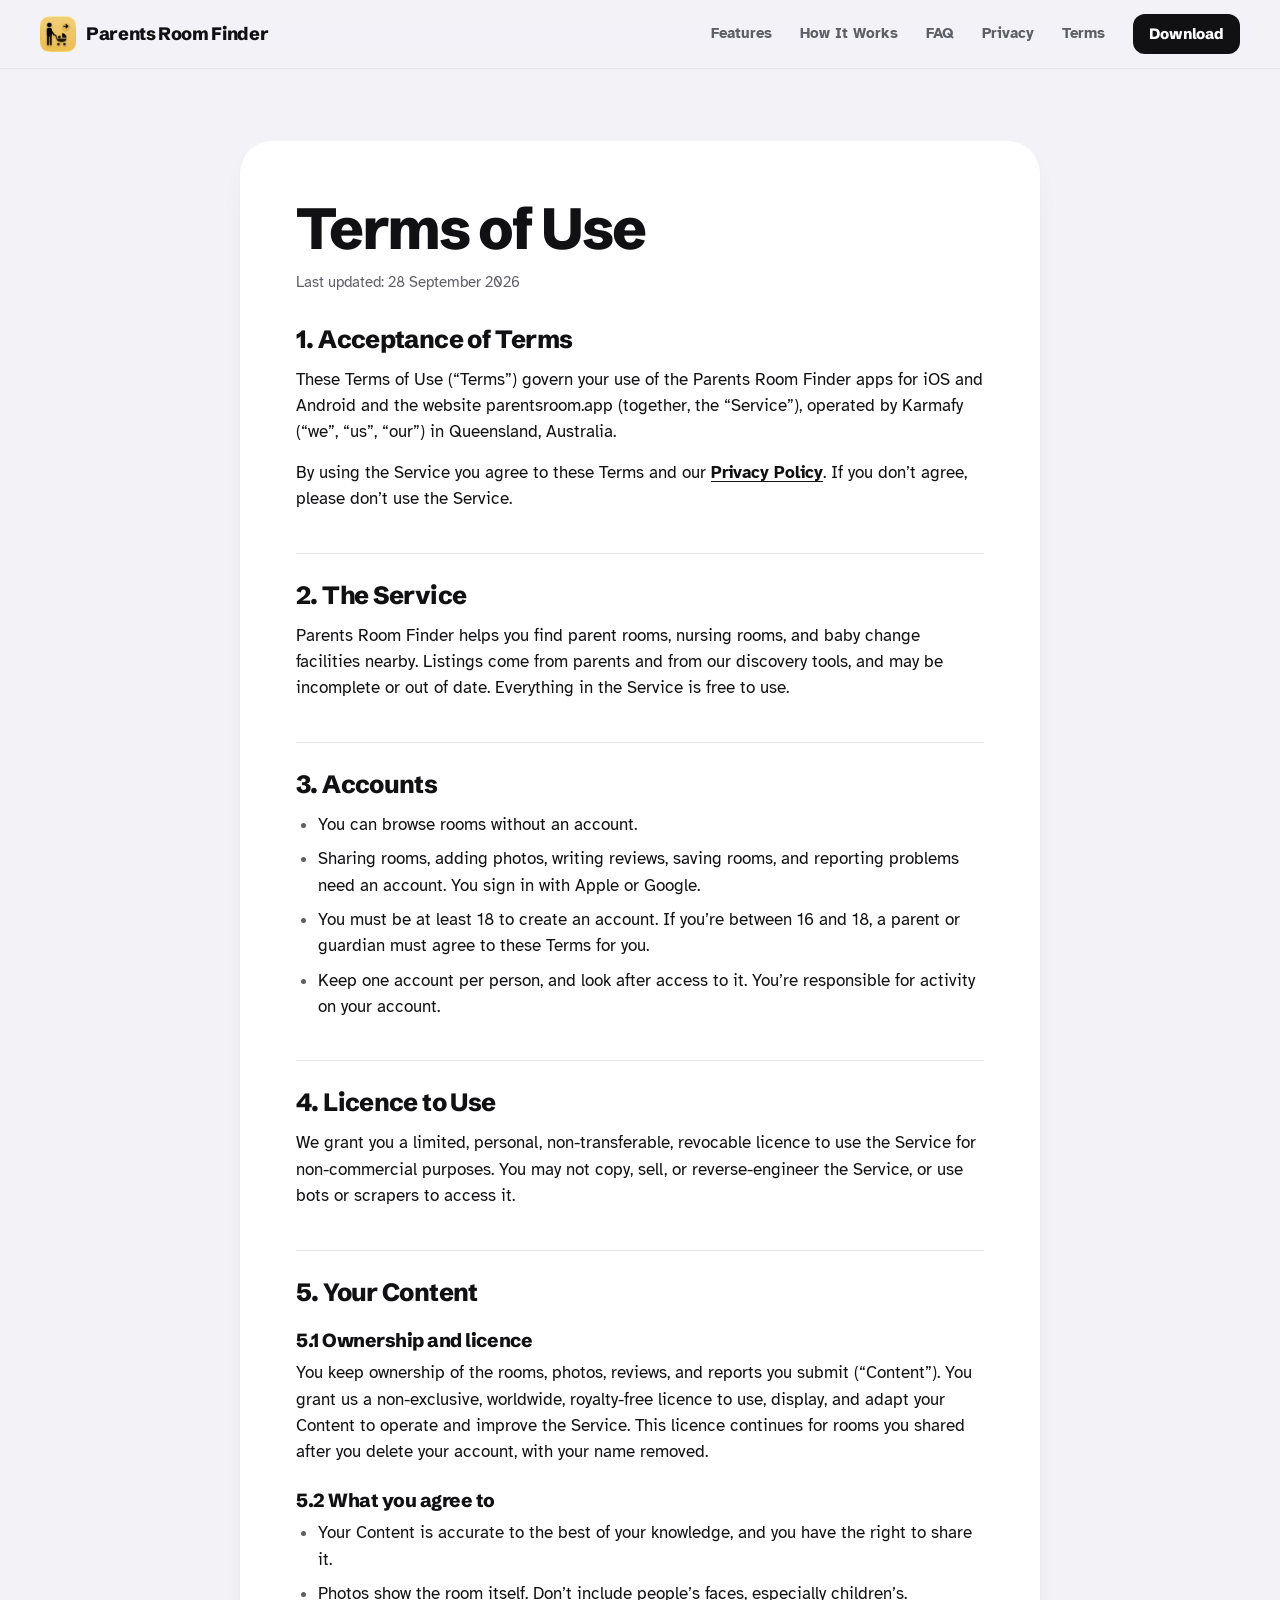
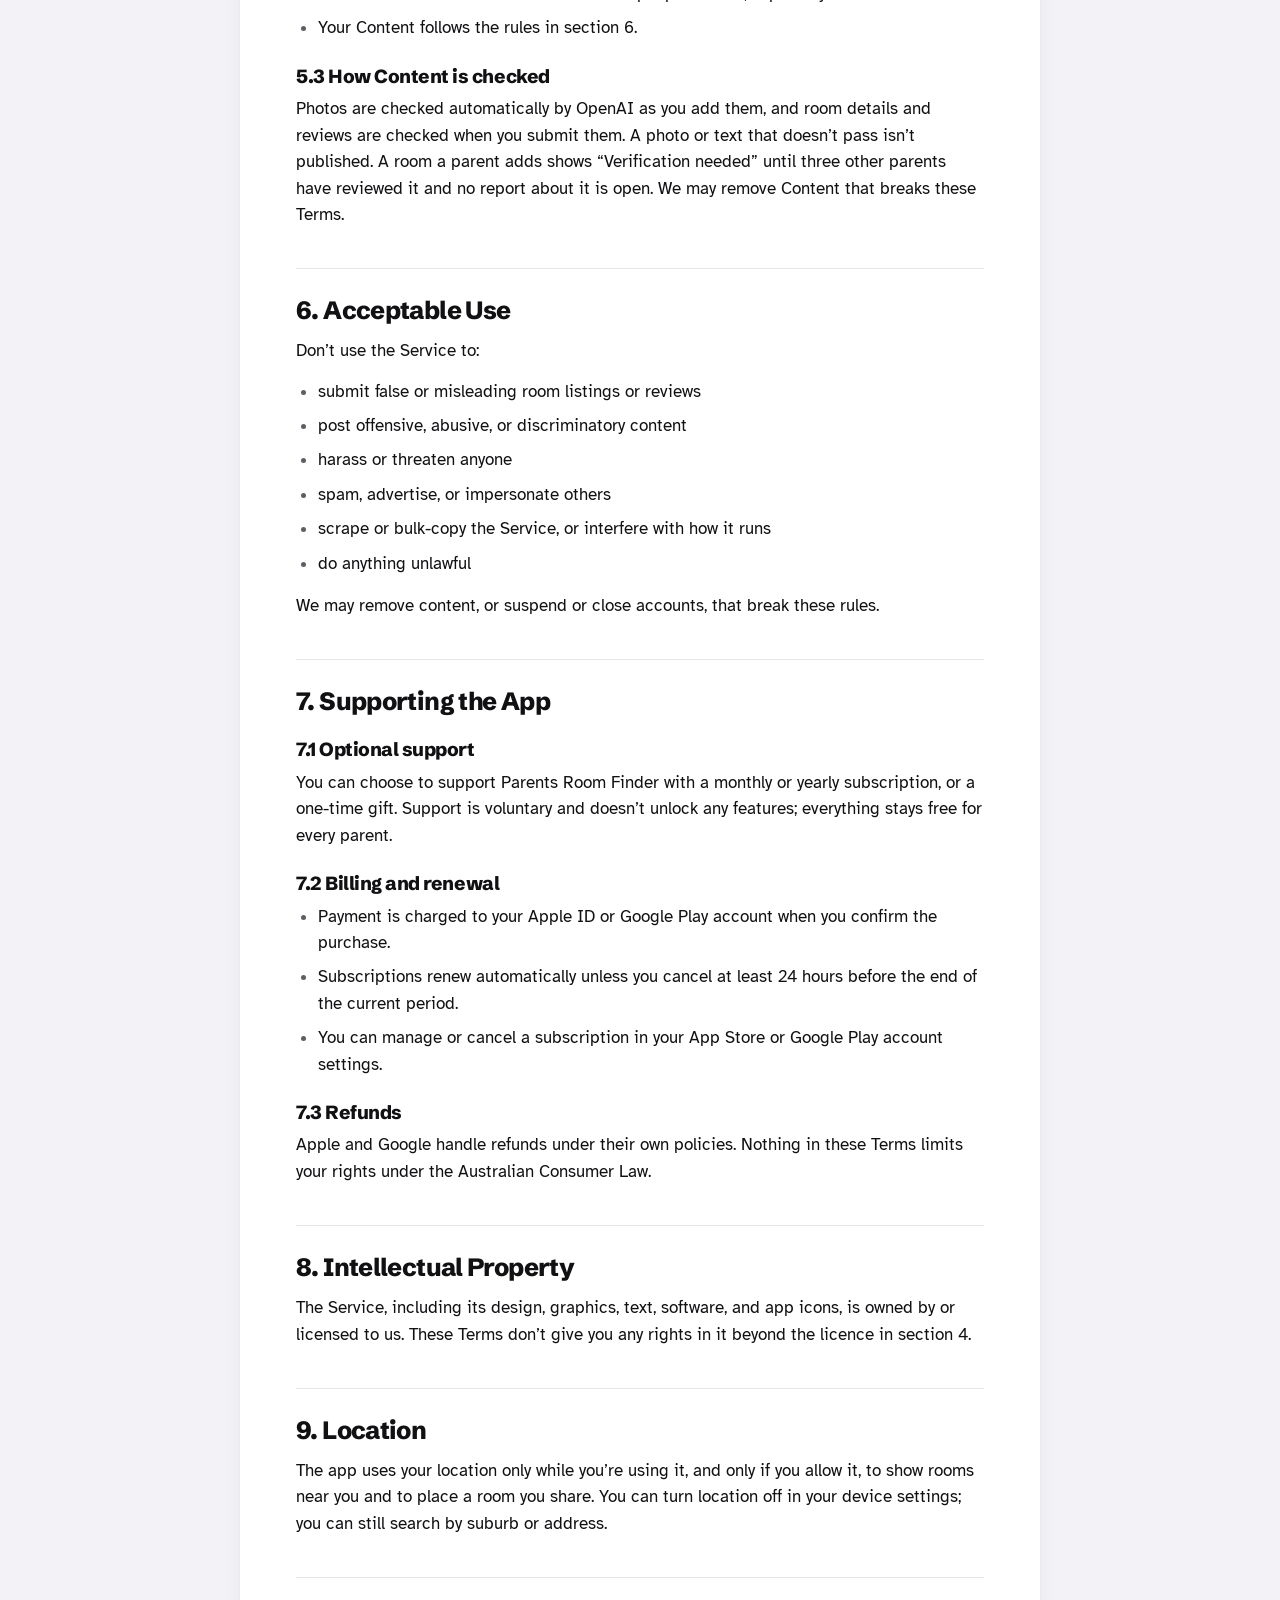
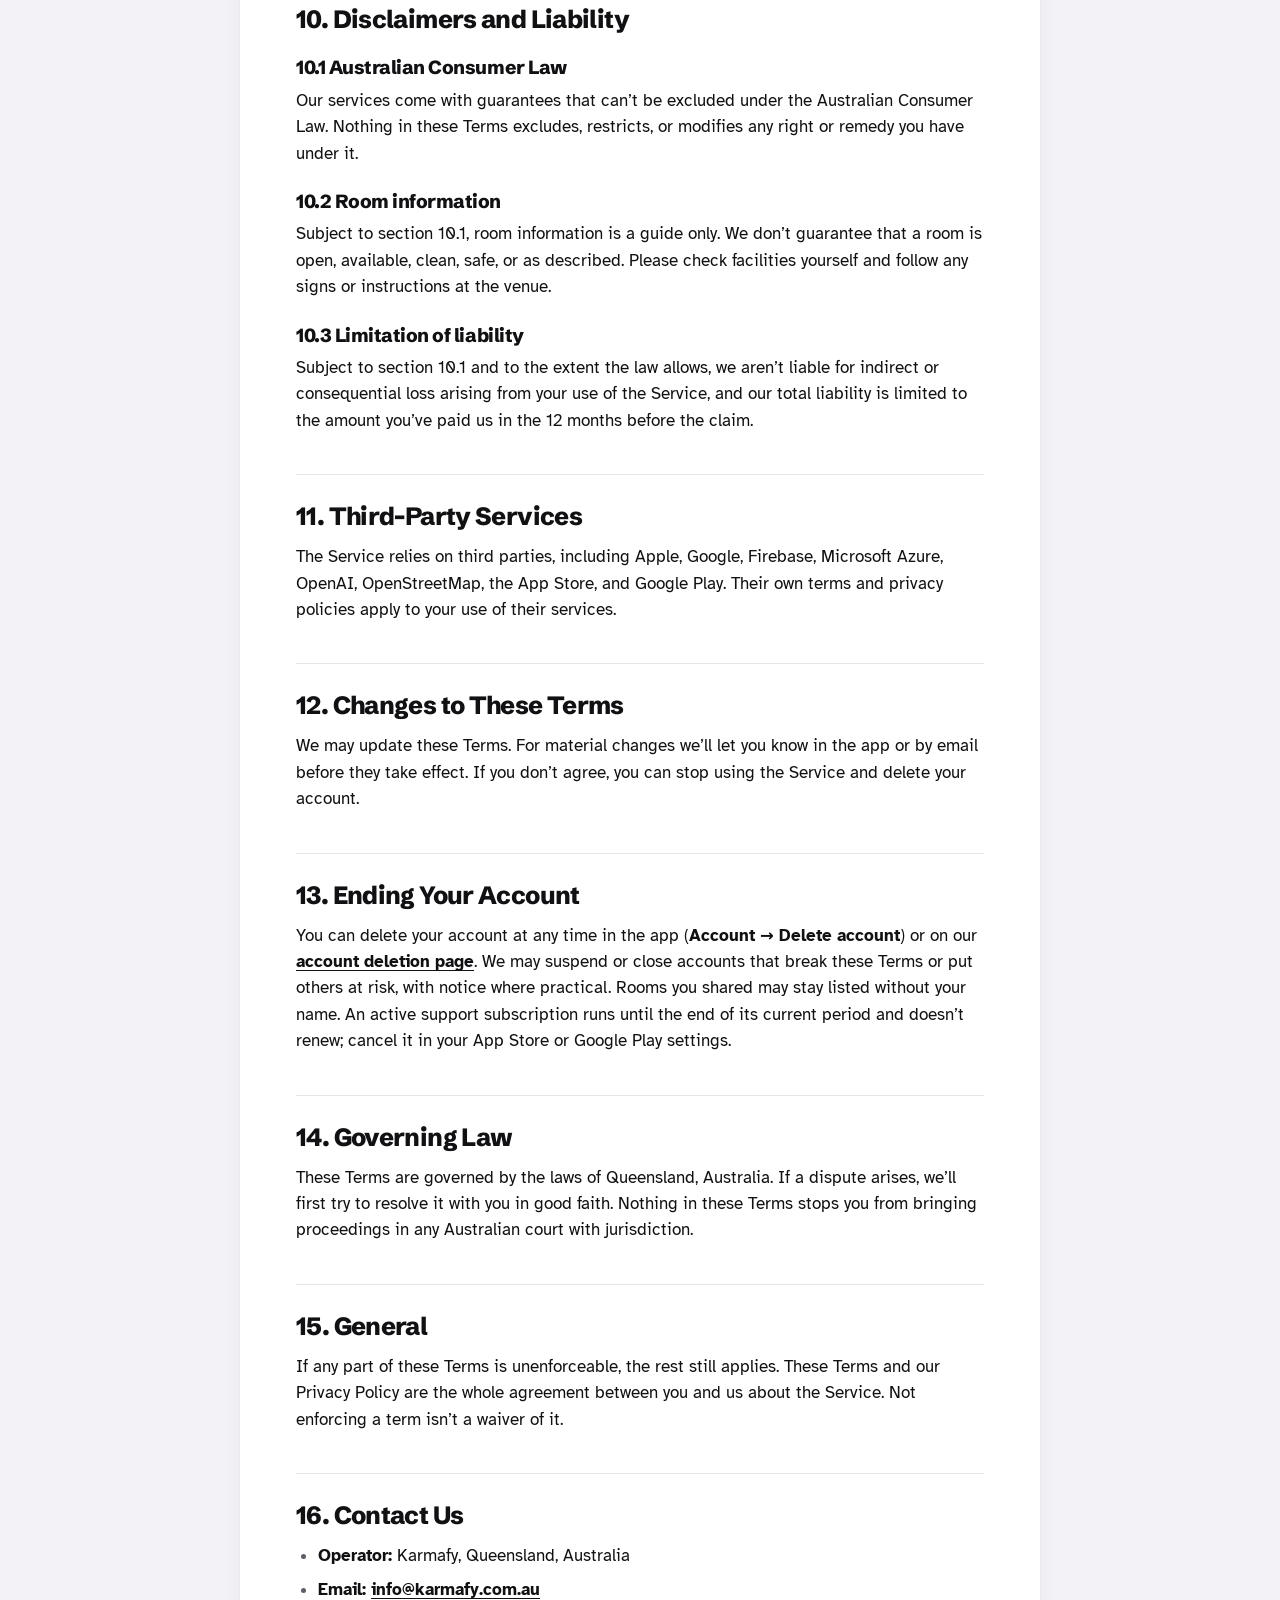
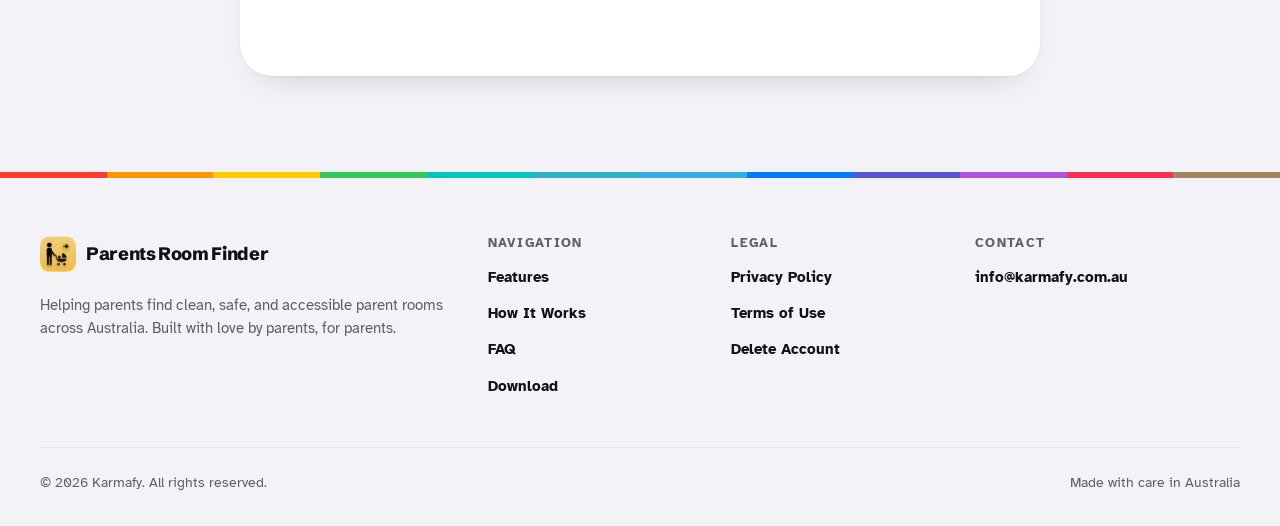
<file: terms.html>
<!DOCTYPE html>
<html lang="en-AU">
<head>
  <meta charset="UTF-8">
  <meta name="viewport" content="width=device-width, initial-scale=1">
  <title>Terms of Use - Parents Room Finder</title>
  <meta name="description" content="Terms of Use for Parents Room Finder. Read our terms and conditions for using the Parents Room Finder app and website.">
  <link rel="canonical" href="https://parentsroom.app/terms.html">
  <meta name="theme-color" content="#F2F2F7" media="(prefers-color-scheme: light)">
  <meta name="theme-color" content="#000000" media="(prefers-color-scheme: dark)">
  <meta name="color-scheme" content="light dark">
  <meta property="og:type" content="website">
  <meta property="og:site_name" content="Parents Room Finder">
  <meta property="og:locale" content="en_AU">
  <meta property="og:url" content="https://parentsroom.app/terms.html">
  <meta property="og:title" content="Terms of Use - Parents Room Finder">
  <meta property="og:description" content="Terms of Use for Parents Room Finder. Read our terms and conditions for using the Parents Room Finder app and website.">
  <meta property="og:image" content="https://parentsroom.app/images/og-image.png">
  <meta name="twitter:card" content="summary_large_image">
  <link rel="icon" href="/favicon.ico" sizes="48x48">
  <link rel="icon" href="/icon-192.png" type="image/png" sizes="192x192">
  <link rel="apple-touch-icon" href="/apple-touch-icon.png">
  <link rel="manifest" href="/site.webmanifest">
  <link rel="preconnect" href="https://fonts.googleapis.com">
  <link rel="preconnect" href="https://fonts.gstatic.com" crossorigin>
  <link rel="stylesheet" href="https://fonts.googleapis.com/css2?family=Atkinson+Hyperlegible:wght@400;700&amp;family=Schibsted+Grotesk:wght@700;800&amp;display=swap">
  <link rel="stylesheet" href="/css/style.css">
  <script>document.documentElement.classList.add('js')</script>
</head>
<body>

  <a class="skip-link" href="#main">Skip to content</a>

  <!-- ===== Header ===== -->
  <header class="header">
    <div class="container header__inner">
      <a href="/" class="brand" aria-label="Parents Room Finder home">
        <img src="/images/app-icon-96.webp" alt="" width="36" height="36">
        <span>Parents Room Finder</span>
      </a>
      <button class="header__hamburger" type="button" aria-label="Menu" aria-expanded="false" aria-controls="site-nav">
        <span></span><span></span><span></span>
      </button>
      <nav class="header__nav" id="site-nav" aria-label="Main">
        <a href="/#features">Features</a>
        <a href="/#how-it-works">How It Works</a>
        <a href="/#faq">FAQ</a>
        <a href="/privacy.html">Privacy</a>
        <a href="/terms.html">Terms</a>
        <a href="/#download" class="btn btn--ink btn--small">Download</a>
      </nav>
    </div>
  </header>

  <main id="main" class="legal-page">
    <div class="container container--prose">
      <article class="legal-card">
        <h1>Terms of Use</h1>

        <p class="legal-updated">Last updated: 28 September 2026</p>

        <h2>1. Acceptance of Terms</h2>
        <p>These Terms of Use (&ldquo;Terms&rdquo;) govern your use of the Parents Room Finder apps for iOS and Android and the website parentsroom.app (together, the &ldquo;Service&rdquo;), operated by Karmafy (&ldquo;we&rdquo;, &ldquo;us&rdquo;, &ldquo;our&rdquo;) in Queensland, Australia.</p>
        <p>By using the Service you agree to these Terms and our <a href="/privacy.html">Privacy Policy</a>. If you don&rsquo;t agree, please don&rsquo;t use the Service.</p>

        <h2>2. The Service</h2>
        <p>Parents Room Finder helps you find parent rooms, nursing rooms, and baby change facilities nearby. Listings come from parents and from our discovery tools, and may be incomplete or out of date. Everything in the Service is free to use.</p>

        <h2>3. Accounts</h2>
        <ul>
          <li>You can browse rooms without an account.</li>
          <li>Sharing rooms, adding photos, writing reviews, saving rooms, and reporting problems need an account. You sign in with Apple or Google.</li>
          <li>You must be at least 18 to create an account. If you&rsquo;re between 16 and 18, a parent or guardian must agree to these Terms for you.</li>
          <li>Keep one account per person, and look after access to it. You&rsquo;re responsible for activity on your account.</li>
        </ul>

        <h2>4. Licence to Use</h2>
        <p>We grant you a limited, personal, non-transferable, revocable licence to use the Service for non-commercial purposes. You may not copy, sell, or reverse-engineer the Service, or use bots or scrapers to access it.</p>

        <h2>5. Your Content</h2>

        <h3>5.1 Ownership and licence</h3>
        <p>You keep ownership of the rooms, photos, reviews, and reports you submit (&ldquo;Content&rdquo;). You grant us a non-exclusive, worldwide, royalty-free licence to use, display, and adapt your Content to operate and improve the Service. This licence continues for rooms you shared after you delete your account, with your name removed.</p>

        <h3>5.2 What you agree to</h3>
        <ul>
          <li>Your Content is accurate to the best of your knowledge, and you have the right to share it.</li>
          <li>Photos show the room itself. Don&rsquo;t include people&rsquo;s faces, especially children&rsquo;s.</li>
          <li>Your Content follows the rules in section 6.</li>
        </ul>

        <h3>5.3 How Content is checked</h3>
        <p>Photos are checked automatically by OpenAI as you add them, and room details and reviews are checked when you submit them. A photo or text that doesn&rsquo;t pass isn&rsquo;t published. A room a parent adds shows &ldquo;Verification needed&rdquo; until three other parents have reviewed it and no report about it is open. We may remove Content that breaks these Terms.</p>

        <h2>6. Acceptable Use</h2>
        <p>Don&rsquo;t use the Service to:</p>
        <ul>
          <li>submit false or misleading room listings or reviews</li>
          <li>post offensive, abusive, or discriminatory content</li>
          <li>harass or threaten anyone</li>
          <li>spam, advertise, or impersonate others</li>
          <li>scrape or bulk-copy the Service, or interfere with how it runs</li>
          <li>do anything unlawful</li>
        </ul>
        <p>We may remove content, or suspend or close accounts, that break these rules.</p>

        <h2>7. Supporting the App</h2>

        <h3>7.1 Optional support</h3>
        <p>You can choose to support Parents Room Finder with a monthly or yearly subscription, or a one-time gift. Support is voluntary and doesn&rsquo;t unlock any features; everything stays free for every parent.</p>

        <h3>7.2 Billing and renewal</h3>
        <ul>
          <li>Payment is charged to your Apple ID or Google Play account when you confirm the purchase.</li>
          <li>Subscriptions renew automatically unless you cancel at least 24 hours before the end of the current period.</li>
          <li>You can manage or cancel a subscription in your App Store or Google Play account settings.</li>
        </ul>

        <h3>7.3 Refunds</h3>
        <p>Apple and Google handle refunds under their own policies. Nothing in these Terms limits your rights under the Australian Consumer Law.</p>

        <h2>8. Intellectual Property</h2>
        <p>The Service, including its design, graphics, text, software, and app icons, is owned by or licensed to us. These Terms don&rsquo;t give you any rights in it beyond the licence in section 4.</p>

        <h2>9. Location</h2>
        <p>The app uses your location only while you&rsquo;re using it, and only if you allow it, to show rooms near you and to place a room you share. You can turn location off in your device settings; you can still search by suburb or address.</p>

        <h2>10. Disclaimers and Liability</h2>

        <h3>10.1 Australian Consumer Law</h3>
        <p>Our services come with guarantees that can&rsquo;t be excluded under the Australian Consumer Law. Nothing in these Terms excludes, restricts, or modifies any right or remedy you have under it.</p>

        <h3>10.2 Room information</h3>
        <p>Subject to section 10.1, room information is a guide only. We don&rsquo;t guarantee that a room is open, available, clean, safe, or as described. Please check facilities yourself and follow any signs or instructions at the venue.</p>

        <h3>10.3 Limitation of liability</h3>
        <p>Subject to section 10.1 and to the extent the law allows, we aren&rsquo;t liable for indirect or consequential loss arising from your use of the Service, and our total liability is limited to the amount you&rsquo;ve paid us in the 12 months before the claim.</p>

        <h2>11. Third-Party Services</h2>
        <p>The Service relies on third parties, including Apple, Google, Firebase, Microsoft Azure, OpenAI, OpenStreetMap, the App Store, and Google Play. Their own terms and privacy policies apply to your use of their services.</p>

        <h2>12. Changes to These Terms</h2>
        <p>We may update these Terms. For material changes we&rsquo;ll let you know in the app or by email before they take effect. If you don&rsquo;t agree, you can stop using the Service and delete your account.</p>

        <h2>13. Ending Your Account</h2>
        <p>You can delete your account at any time in the app (<strong>Account &rarr; Delete account</strong>) or on our <a href="/delete-account.html">account deletion page</a>. We may suspend or close accounts that break these Terms or put others at risk, with notice where practical. Rooms you shared may stay listed without your name. An active support subscription runs until the end of its current period and doesn&rsquo;t renew; cancel it in your App Store or Google Play settings.</p>

        <h2>14. Governing Law</h2>
        <p>These Terms are governed by the laws of Queensland, Australia. If a dispute arises, we&rsquo;ll first try to resolve it with you in good faith. Nothing in these Terms stops you from bringing proceedings in any Australian court with jurisdiction.</p>

        <h2>15. General</h2>
        <p>If any part of these Terms is unenforceable, the rest still applies. These Terms and our Privacy Policy are the whole agreement between you and us about the Service. Not enforcing a term isn&rsquo;t a waiver of it.</p>

        <h2>16. Contact Us</h2>
        <ul>
          <li><strong>Operator:</strong> Karmafy, Queensland, Australia</li>
          <li><strong>Email:</strong> <a class="email-link" href="#" data-email-user="info" data-email-domain="karmafy.com.au">info at karmafy dot com dot au</a></li>
        </ul>
      </article>
    </div>
  </main>

  <!-- ===== Footer ===== -->
  <footer class="footer">
    <div class="container">
      <div class="footer__inner">
        <div class="footer__brand">
          <a href="/" class="brand">
            <img src="/images/app-icon-96.webp" alt="" width="36" height="36" loading="lazy">
            <span>Parents Room Finder</span>
          </a>
          <p>Helping parents find clean, safe, and accessible parent rooms across Australia. Built with love by parents, for parents.</p>
        </div>
        <div>
          <h2 class="footer__title">Navigation</h2>
          <ul>
            <li><a href="/#features">Features</a></li>
            <li><a href="/#how-it-works">How It Works</a></li>
            <li><a href="/#faq">FAQ</a></li>
            <li><a href="/#download">Download</a></li>
          </ul>
        </div>
        <div>
          <h2 class="footer__title">Legal</h2>
          <ul>
            <li><a href="/privacy.html">Privacy Policy</a></li>
            <li><a href="/terms.html">Terms of Use</a></li>
            <li><a href="/delete-account.html">Delete Account</a></li>
          </ul>
        </div>
        <div>
          <h2 class="footer__title">Contact</h2>
          <ul>
            <li><a class="email-link" href="#" data-email-user="info" data-email-domain="karmafy.com.au">info at karmafy dot com dot au</a></li>
          </ul>
        </div>
      </div>
      <div class="footer__bottom">
        <span>&copy; 2026 Karmafy. All rights reserved.</span>
        <span>Made with care in Australia</span>
      </div>
    </div>
  </footer>

  <script src="/js/main.js" defer></script>
</body>
</html>
</file>
<file: css/style.css>
/* Parents Room Finder: the app's Wayfinder look and the "Twelve colours" store set.
   Neutral ground and ink like the app, one system colour per highlight. */

/* ===== Tokens ===== */
:root {
  color-scheme: light dark;

  --ground: #F2F2F7;
  --surface: #FFFFFF;
  --inset: #F2F2F7;
  --ink: #111114;
  --on-ink: #FFFFFF;
  --sub: #5E5E66;
  --line: #D8D8DE;
  --hair: #E5E5EA;
  --header-bg: rgba(242, 242, 247, 0.82);

  /* The 12 accent colours the app offers (iOS system colours). */
  --red: #FF3B30;
  --orange: #FF9500;
  --yellow: #FFCC00;
  --green: #34C759;
  --mint: #00C7BE;
  --teal: #30B0C7;
  --cyan: #32ADE6;
  --blue: #007AFF;
  --indigo: #5856D6;
  --purple: #AF52DE;
  --pink: #FF2D55;
  --brown: #A2845E;

  --hero: #FFCC00;
  --hl: var(--yellow);
  --c: var(--yellow);

  --font-display: 'Schibsted Grotesk', ui-sans-serif, system-ui, -apple-system, 'Segoe UI', Roboto, Arial, sans-serif;
  --font-body: 'Atkinson Hyperlegible', ui-sans-serif, system-ui, -apple-system, 'Segoe UI', Roboto, Arial, sans-serif;

  --radius-sm: 12px;
  --radius-md: 18px;
  --radius-lg: 24px;
  --radius-xl: 32px;
  --shadow-card: 0 1px 2px rgba(17, 17, 20, 0.04), 0 16px 36px -24px rgba(17, 17, 20, 0.28);
  --shadow-float: 0 16px 34px -14px rgba(17, 17, 20, 0.45), 0 3px 8px rgba(17, 17, 20, 0.12);

  --max-width: 1200px;
  --max-width-prose: 800px;
  --gutter: clamp(16px, 4vw, 32px);
  --header-h: 68px;
}

@media (prefers-color-scheme: dark) {
  :root {
    --ground: #000000;
    --surface: #1C1C1E;
    --inset: #2C2C2E;
    --ink: #F5F5F7;
    --on-ink: #111114;
    --sub: #AEAEB2;
    --line: #48484A;
    --hair: #38383A;
    --header-bg: rgba(0, 0, 0, 0.72);

    --red: #FF453A;
    --orange: #FF9F0A;
    --yellow: #FFD60A;
    --green: #30D158;
    --mint: #63E6E2;
    --teal: #40C8E0;
    --cyan: #64D2FF;
    --blue: #0A84FF;
    --indigo: #5E5CE6;
    --purple: #BF5AF2;
    --pink: #FF375F;
    --brown: #AC8E68;

    --shadow-card: none;
  }
}

/* Sections that keep a fixed colour in both appearances. */
.on-yellow {
  --ink: #111114;
  --on-ink: #FFFFFF;
  --sub: rgba(17, 17, 20, 0.74);
  --hair: rgba(17, 17, 20, 0.14);
  --surface: var(--hero);
  --hl: #FFCC00;
  color: var(--ink);
}

.on-ink {
  --ink: #F5F5F7;
  --on-ink: #111114;
  --sub: #AEAEB2;
  --hair: rgba(255, 255, 255, 0.14);
  --hl: #FFCC00;
  color: var(--ink);
}

.tone-red { --c: var(--red); }
.tone-orange { --c: var(--orange); }
.tone-yellow { --c: var(--yellow); }
.tone-green { --c: var(--green); }
.tone-mint { --c: var(--mint); }
.tone-teal { --c: var(--teal); }
.tone-cyan { --c: var(--cyan); }
.tone-blue { --c: var(--blue); }
.tone-indigo { --c: var(--indigo); }
.tone-purple { --c: var(--purple); }
.tone-pink { --c: var(--pink); }
.tone-brown { --c: var(--brown); }

/* ===== Reset ===== */
*, *::before, *::after {
  box-sizing: border-box;
}

html {
  -webkit-text-size-adjust: 100%;
  scroll-padding-top: calc(var(--header-h) + 12px);
}

@media (prefers-reduced-motion: no-preference) {
  html { scroll-behavior: smooth; }
}

body {
  margin: 0;
  font-family: var(--font-body);
  font-size: 17px;
  line-height: 1.55;
  color: var(--ink);
  background: var(--ground);
  -webkit-font-smoothing: antialiased;
  -moz-osx-font-smoothing: grayscale;
}

h1, h2, h3, h4, p, figure, blockquote, ul, ol {
  margin: 0;
}

ul, ol {
  padding: 0;
  list-style: none;
}

img {
  max-width: 100%;
  height: auto;
  display: block;
}

svg {
  display: block;
}

a {
  color: inherit;
  text-underline-offset: 3px;
}

h1, h2, h3, h4 {
  font-family: var(--font-display);
  font-weight: 800;
  line-height: 1.08;
  letter-spacing: -0.025em;
  text-wrap: balance;
}

:focus-visible {
  outline: 3px solid var(--blue);
  outline-offset: 3px;
  border-radius: 6px;
}

.skip-link {
  position: absolute;
  left: 12px;
  top: -60px;
  z-index: 100;
  padding: 10px 16px;
  border-radius: var(--radius-sm);
  background: var(--ink);
  color: var(--on-ink);
  font-weight: 700;
  text-decoration: none;
}

.skip-link:focus {
  top: 12px;
}

/* ===== Layout ===== */
.container {
  max-width: calc(var(--max-width) + var(--gutter) * 2);
  margin: 0 auto;
  padding: 0 var(--gutter);
}

.container--prose {
  max-width: calc(var(--max-width-prose) + var(--gutter) * 2);
}

.section {
  padding: clamp(64px, 9vw, 112px) 0;
}

.section--surface {
  background: var(--surface);
}

.section-header {
  max-width: 740px;
  margin: 0 auto clamp(36px, 5vw, 56px);
  text-align: center;
}

.section-header h2 {
  font-size: clamp(34px, 5.2vw, 56px);
  letter-spacing: -0.035em;
  line-height: 1.04;
}

.section-header p:not(.eyebrow) {
  margin-top: 16px;
  font-size: clamp(17px, 1.6vw, 19px);
  color: var(--sub);
  text-wrap: pretty;
}

.eyebrow {
  margin-bottom: 14px;
  font-size: 13px;
  font-weight: 700;
  letter-spacing: 0.1em;
  text-transform: uppercase;
  color: var(--sub);
}

/* The black box around one word, as in the store screenshots. */
.hl {
  display: inline-block;
  padding: 0 0.14em 0.05em;
  border-radius: 0.16em;
  background: #111114;
  color: var(--hl);
  transform: rotate(-2deg);
}

@media (prefers-color-scheme: dark) {
  .hl {
    background: var(--hl);
    color: #111114;
  }
}

.on-yellow .hl {
  background: #111114;
  color: #FFCC00;
}

.on-ink .hl {
  background: #FFCC00;
  color: #111114;
}

.features { --hl: var(--orange); }
.how-it-works { --hl: var(--pink); }
.screenshots { --hl: var(--teal); }
.testimonials { --hl: var(--pink); }
.faq { --hl: var(--green); }

/* ===== Buttons and badges ===== */
.btn {
  display: inline-flex;
  align-items: center;
  justify-content: center;
  gap: 8px;
  min-height: 52px;
  padding: 0 24px;
  border: 0;
  border-radius: 14px;
  font-family: var(--font-display);
  font-size: 17px;
  font-weight: 800;
  letter-spacing: -0.01em;
  text-decoration: none;
  cursor: pointer;
  transition: transform 0.15s ease, opacity 0.15s ease;
}

.btn:hover {
  transform: translateY(-1px);
}

.btn--ink {
  background: var(--ink);
  color: var(--on-ink);
}

.btn--small {
  min-height: 40px;
  padding: 0 16px;
  border-radius: 12px;
  font-size: 15px;
}

.btn svg {
  width: 20px;
  height: 20px;
  color: var(--yellow);
}

.store-link {
  display: inline-block;
  border-radius: 10px;
}

.store-badge {
  height: 54px;
  width: auto;
  transition: transform 0.15s ease;
}

.store-link:hover .store-badge {
  transform: translateY(-1px);
}

/* ===== Header ===== */
.header {
  position: sticky;
  top: 0;
  z-index: 50;
  background: var(--header-bg);
  -webkit-backdrop-filter: saturate(180%) blur(18px);
  backdrop-filter: saturate(180%) blur(18px);
  border-bottom: 1px solid var(--hair);
  transition: background-color 0.2s ease, border-color 0.2s ease;
}

/* On the home page the header starts as part of the yellow hero. */
.js .page-home .header:not(.is-scrolled) {
  --ink: #111114;
  --on-ink: #FFFFFF;
  --sub: rgba(17, 17, 20, 0.74);
  --hair: rgba(17, 17, 20, 0.14);
  --surface: var(--hero);
  background: var(--hero);
  border-bottom-color: transparent;
  -webkit-backdrop-filter: none;
  backdrop-filter: none;
  color: var(--ink);
}

.header__inner {
  display: flex;
  align-items: center;
  justify-content: space-between;
  gap: 16px;
  height: var(--header-h);
}

.brand {
  display: inline-flex;
  align-items: center;
  gap: 10px;
  color: var(--ink);
  text-decoration: none;
  font-family: var(--font-display);
  font-size: 18px;
  font-weight: 800;
  letter-spacing: -0.02em;
}

.brand img {
  width: 36px;
  height: 36px;
  flex: none;
}

.header__nav {
  display: flex;
  align-items: center;
  gap: 28px;
}

.header__nav a:not(.btn) {
  color: var(--sub);
  font-size: 15px;
  font-weight: 700;
  text-decoration: none;
  transition: color 0.15s ease;
}

.header__nav a:not(.btn):hover {
  color: var(--ink);
}

.header__hamburger {
  display: none;
  flex-direction: column;
  justify-content: center;
  gap: 5px;
  width: 44px;
  height: 44px;
  padding: 10px;
  margin-right: -10px;
  background: none;
  border: 0;
  border-radius: var(--radius-sm);
  cursor: pointer;
}

.header__hamburger span {
  display: block;
  width: 24px;
  height: 2.5px;
  border-radius: 2px;
  background: var(--ink);
  transition: transform 0.2s ease, opacity 0.2s ease;
}

.header__hamburger[aria-expanded="true"] span:nth-child(1) { transform: translateY(7.5px) rotate(45deg); }
.header__hamburger[aria-expanded="true"] span:nth-child(2) { opacity: 0; }
.header__hamburger[aria-expanded="true"] span:nth-child(3) { transform: translateY(-7.5px) rotate(-45deg); }

@media (max-width: 860px) {
  .header__hamburger {
    display: flex;
  }

  .header__nav {
    display: none;
    position: absolute;
    top: 100%;
    left: 0;
    right: 0;
    flex-direction: column;
    align-items: stretch;
    gap: 0;
    padding: 4px var(--gutter) 20px;
    background: var(--surface);
    border-bottom: 1px solid var(--hair);
    box-shadow: 0 24px 40px -28px rgba(17, 17, 20, 0.4);
  }

  .header__nav.open {
    display: flex;
  }

  .header__nav a:not(.btn) {
    padding: 14px 0;
    border-bottom: 1px solid var(--hair);
    color: var(--ink);
    font-size: 17px;
  }

  .header__nav .btn {
    margin-top: 16px;
    min-height: 48px;
    font-size: 17px;
  }
}

/* ===== Hero ===== */
.hero {
  position: relative;
  overflow: hidden;
  background: radial-gradient(120% 90% at 18% 0%, #FFE066 0%, #FFCC00 52%, #E8BA00 100%);
}

.hero__inner {
  display: grid;
  grid-template-columns: minmax(0, 1.08fr) minmax(0, 0.92fr);
  gap: 24px;
  align-items: center;
}

.hero__content {
  padding: clamp(32px, 5vw, 64px) 0 clamp(56px, 7vw, 96px);
}

.hero__title {
  display: flex;
  flex-direction: column;
  gap: 20px;
}

.nowrap {
  white-space: nowrap;
}

.hero__lead {
  font-size: clamp(50px, 7.4vw, 100px);
  line-height: 0.98;
  letter-spacing: -0.045em;
}

.hero__line {
  font-size: clamp(26px, 3.1vw, 38px);
  line-height: 1.1;
  letter-spacing: -0.025em;
}

.hero__subtitle {
  margin-top: 22px;
  max-width: 32em;
  font-size: clamp(17px, 1.6vw, 20px);
  color: var(--sub);
  text-wrap: pretty;
}

.hero__actions {
  display: flex;
  flex-wrap: wrap;
  align-items: center;
  gap: 14px 18px;
  margin-top: 30px;
}

.hero__note {
  font-weight: 700;
  font-size: 16px;
}

.hero__visual {
  position: relative;
  align-self: stretch;
  min-height: clamp(470px, 50vw, 620px);
}

/* Phone frame; --w is the screen width. */
.phone {
  --w: 290px;
  position: absolute;
  padding: calc(var(--w) * 0.026);
  border-radius: calc(var(--w) * 0.167);
  background: #1C1C1F;
  box-shadow:
    inset 0 0 0 1.5px #4A4A52,
    inset 0 0 0 4px #0B0B0D,
    0 44px 70px -26px rgba(92, 70, 0, 0.6),
    0 10px 20px -8px rgba(0, 0, 0, 0.25);
}

.phone img {
  width: var(--w);
  height: auto;
  aspect-ratio: 400 / 866;
  border-radius: calc(var(--w) * 0.141);
}

.phone--front {
  z-index: 2;
  left: 6%;
  top: clamp(36px, 5vw, 64px);
  transform: rotate(-5deg);
}

.phone--back {
  --w: 250px;
  z-index: 1;
  right: -2%;
  top: 8px;
  transform: rotate(6deg);
}

.float-mark,
.float-tag {
  position: absolute;
  z-index: 3;
  box-shadow: var(--shadow-float);
}

.float-mark {
  left: -4%;
  top: clamp(210px, 22vw, 260px);
  display: grid;
  place-items: center;
  width: 88px;
  height: 88px;
  border-radius: 21px;
  background: #111114;
  color: #FFCC00;
  transform: rotate(8deg);
}

.float-mark svg {
  width: 50px;
  height: 50px;
}

.float-tag {
  left: -7%;
  top: clamp(318px, 31vw, 368px);
  padding: 8px 18px;
  border: 3px solid #111114;
  border-radius: 14px;
  background: #FFFFFF;
  color: #111114;
  font-family: var(--font-display);
  font-size: 32px;
  font-weight: 800;
  line-height: 1;
  letter-spacing: -0.02em;
  transform: rotate(-4deg);
}

@media (max-width: 880px) {
  .hero__inner {
    grid-template-columns: 1fr;
    gap: 0;
    text-align: center;
  }

  .hero__content {
    padding-bottom: 36px;
  }

  .hero__subtitle {
    margin-left: auto;
    margin-right: auto;
  }

  .hero__actions {
    justify-content: center;
  }

  .hero__visual {
    min-height: 430px;
    width: 100%;
    max-width: 440px;
    margin: 0 auto;
  }

  .phone--front {
    --w: 236px;
    left: 50%;
    top: 16px;
    margin-left: -128px;
  }

  .phone--back {
    --w: 200px;
    right: -30px;
    top: 0;
  }

  .float-mark {
    left: 2%;
    top: 150px;
    width: 72px;
    height: 72px;
    border-radius: 18px;
  }

  .float-mark svg {
    width: 40px;
    height: 40px;
  }

  .float-tag {
    left: 0;
    top: 238px;
    font-size: 26px;
    padding: 7px 14px;
  }
}

@media (max-width: 420px) {
  .phone--back {
    right: -70px;
  }

  .float-mark {
    left: 0;
  }

  .float-tag {
    left: -4px;
  }
}

/* ===== Features ===== */
.bento {
  display: grid;
  grid-template-columns: repeat(3, minmax(0, 1fr));
  gap: 20px;
}

.feature {
  display: flex;
  flex-direction: column;
  overflow: hidden;
  border-radius: var(--radius-lg);
  background: var(--surface);
  box-shadow: var(--shadow-card);
}

.feature--wide {
  grid-column: span 2;
}

.feature__vig {
  position: relative;
  display: flex;
  flex-wrap: wrap;
  align-items: center;
  justify-content: center;
  gap: 12px;
  min-height: 208px;
  padding: 22px;
  overflow: hidden;
  background: color-mix(in srgb, var(--c) 20%, var(--surface));
}

.feature__vig--stack {
  flex-direction: column;
  flex-wrap: nowrap;
}

.feature__vig--map {
  padding: 0;
}

.feature__vig--map img {
  width: 100%;
  height: 100%;
  object-fit: cover;
  object-position: 50% 42%;
}

.feature__body {
  padding: 24px 26px 28px;
}

.feature h3 {
  font-size: 24px;
}

.feature p {
  margin-top: 8px;
  color: var(--sub);
  font-size: 16.5px;
  text-wrap: pretty;
}

/* Small pieces of app UI used in the feature cards. They stay light, as in the app. */
.ui-chip,
.ui-card,
.ui-row,
.ui-toast,
.ui-badge {
  background: #FFFFFF;
  color: #111114;
  box-shadow: var(--shadow-float);
}

.ui-chip {
  display: inline-flex;
  align-items: center;
  gap: 10px;
  padding: 7px 16px 7px 7px;
  border-radius: 14px;
  font-size: 15px;
  font-weight: 700;
  white-space: nowrap;
  transform: rotate(-3deg);
}

.ui-chip:nth-child(even) {
  transform: rotate(2.5deg);
}

.ui-chip__ico {
  display: grid;
  place-items: center;
  width: 34px;
  height: 34px;
  border-radius: 10px;
  background: #F2F2F7;
}

.ui-chip__ico--ink {
  background: #111114;
  color: var(--c);
}

.ui-chip svg {
  width: 20px;
  height: 20px;
}

.ui-chip--dashed {
  background: transparent;
  color: var(--ink);
  box-shadow: none;
  outline: 2px dashed color-mix(in srgb, var(--ink) 45%, transparent);
  outline-offset: -2px;
}

.ui-chip--dashed .ui-chip__ico {
  background: transparent;
}

.ui-card {
  display: flex;
  flex-direction: column;
  gap: 8px;
  padding: 14px 16px;
  border-radius: 18px;
  transform: rotate(-2deg);
}

.ui-stars {
  display: flex;
  gap: 3px;
  margin-bottom: 2px;
}

.ui-stars svg,
.quote__stars svg {
  width: 28px;
  height: 28px;
  fill: var(--c);
  stroke: #111114;
}

.ui-yn {
  display: flex;
  align-items: center;
  justify-content: space-between;
  gap: 14px;
  font-size: 15px;
  font-weight: 700;
}

.ui-yn b {
  display: inline-grid;
  place-items: center;
  min-width: 48px;
  height: 30px;
  padding: 0 10px;
  border: 2px solid #111114;
  border-radius: 9px;
  background: var(--c);
  font-size: 14px;
}

.ui-pill {
  display: inline-flex;
  align-items: center;
  gap: 8px;
  height: 44px;
  padding: 0 18px;
  border-radius: 22px;
  background: #111114;
  color: #FFFFFF;
  font-weight: 700;
  box-shadow: var(--shadow-float);
  transform: rotate(-3deg);
}

.ui-pill svg {
  width: 18px;
  height: 18px;
}

.ui-row {
  display: flex;
  align-items: center;
  gap: 12px;
  min-width: 230px;
  padding: 10px 18px 10px 10px;
  border-radius: 16px;
  transform: rotate(2deg);
}

.ui-row b,
.ui-toast b {
  display: block;
  font-family: var(--font-display);
  font-size: 17px;
  line-height: 1.2;
}

.ui-row small,
.ui-toast small {
  display: block;
  color: #5E5E66;
  font-size: 14px;
}

.ui-mark {
  display: grid;
  place-items: center;
  width: 40px;
  height: 40px;
  flex: none;
  border-radius: 10px;
  background: #111114;
  color: var(--c);
}

.ui-mark svg {
  width: 22px;
  height: 22px;
}

.ui-toast {
  display: inline-flex;
  align-items: center;
  gap: 12px;
  padding: 12px 20px 12px 12px;
  border-radius: 20px;
  transform: rotate(-3deg);
}

.ui-toast b {
  font-size: 20px;
}

.ui-toast--small {
  padding: 8px 18px 8px 8px;
  border-radius: 999px;
  font-weight: 700;
  transform: rotate(2deg);
}

.ui-tick {
  display: grid;
  place-items: center;
  width: 38px;
  height: 38px;
  flex: none;
  border-radius: 50%;
  background: var(--c);
  color: #111114;
}

.tone-indigo .ui-tick,
.tone-purple .ui-tick,
.tone-blue .ui-tick {
  color: #FFFFFF;
}

.ui-toast--small .ui-tick {
  width: 30px;
  height: 30px;
}

.ui-tick svg {
  width: 18px;
  height: 18px;
}

.ui-badge {
  display: inline-flex;
  align-items: center;
  gap: 6px;
  height: 32px;
  padding: 0 12px;
  border: 1.5px solid #111114;
  border-radius: 16px;
  font-size: 14px;
  font-weight: 700;
  transform: rotate(-2deg);
}

.ui-badge svg {
  width: 15px;
  height: 15px;
}

@media (max-width: 960px) {
  .bento {
    grid-template-columns: repeat(2, minmax(0, 1fr));
  }

  .feature--wide {
    grid-column: span 2;
  }
}

@media (max-width: 640px) {
  .bento {
    grid-template-columns: 1fr;
    gap: 16px;
  }

  .feature--wide {
    grid-column: auto;
  }

  .feature__vig {
    min-height: 184px;
  }

  .feature__vig--map {
    height: 184px;
  }
}

/* ===== How it works ===== */
.steps {
  display: grid;
  grid-template-columns: repeat(3, minmax(0, 1fr));
  gap: 20px;
}

.step {
  padding: 28px 26px 30px;
  border-radius: var(--radius-lg);
  background: var(--inset);
}

.step__number {
  display: grid;
  place-items: center;
  width: 56px;
  height: 56px;
  margin-bottom: 22px;
  border-radius: 14px;
  background: #111114;
  color: var(--c);
  font-family: var(--font-display);
  font-size: 28px;
  font-weight: 800;
}

.step h3 {
  font-size: 24px;
}

.step p {
  margin-top: 8px;
  color: var(--sub);
  font-size: 16.5px;
}

@media (max-width: 760px) {
  .steps {
    grid-template-columns: 1fr;
    gap: 14px;
  }
}

/* ===== Screenshots ===== */
.shots {
  display: grid;
  grid-auto-flow: column;
  grid-auto-columns: minmax(0, 1fr);
  gap: 20px;
}

.shot img {
  width: 100%;
  border-radius: clamp(14px, 1.6vw, 20px);
  box-shadow: 0 1px 2px rgba(0, 0, 0, 0.08), 0 24px 48px -28px rgba(17, 17, 20, 0.5);
}

@media (max-width: 1023px) {
  .shots {
    grid-auto-columns: min(64vw, 300px);
    gap: 16px;
    margin: 0 calc(var(--gutter) * -1);
    padding: 4px var(--gutter) 20px;
    overflow-x: auto;
    overscroll-behavior-x: contain;
    scroll-snap-type: x mandatory;
    scroll-padding: 0 var(--gutter);
    scrollbar-width: thin;
  }

  .shot {
    scroll-snap-align: start;
  }
}

/* ===== Testimonials ===== */
.quotes {
  display: grid;
  grid-template-columns: repeat(3, minmax(0, 1fr));
  gap: 20px;
}

.quote {
  --c: var(--yellow);
  display: flex;
  flex-direction: column;
  padding: 28px;
  border-radius: var(--radius-lg);
  background: var(--inset);
}

.quote__stars {
  display: flex;
  gap: 3px;
}

.quote__stars svg {
  width: 24px;
  height: 24px;
}

.quote blockquote {
  flex: 1;
  margin: 18px 0 22px;
  font-size: 17.5px;
  line-height: 1.55;
}

.quote__author {
  display: flex;
  align-items: center;
  gap: 12px;
}

.quote__author strong {
  display: block;
  font-family: var(--font-display);
  font-size: 17px;
  font-weight: 800;
}

.quote__author strong + span {
  display: block;
  color: var(--sub);
  font-size: 15px;
}

.avatar {
  display: grid;
  place-items: center;
  width: 44px;
  height: 44px;
  flex: none;
  border-radius: 50%;
  background: var(--c);
  color: #111114;
  font-family: var(--font-display);
  font-size: 19px;
  font-weight: 800;
}

@media (max-width: 860px) {
  .quotes {
    grid-template-columns: 1fr;
    gap: 14px;
  }
}

/* ===== FAQ ===== */
.faq__list {
  display: flex;
  flex-direction: column;
  gap: 12px;
  max-width: 780px;
  margin: 0 auto;
}

.faq__item {
  border-radius: var(--radius-md);
  background: var(--surface);
  box-shadow: var(--shadow-card);
}

.faq__item summary {
  display: flex;
  align-items: center;
  justify-content: space-between;
  gap: 16px;
  padding: 20px 20px 20px 24px;
  font-family: var(--font-display);
  font-size: 19px;
  font-weight: 700;
  letter-spacing: -0.015em;
  line-height: 1.3;
  list-style: none;
  cursor: pointer;
}

.faq__item summary::-webkit-details-marker {
  display: none;
}

.faq__icon {
  display: grid;
  place-items: center;
  width: 34px;
  height: 34px;
  flex: none;
  border-radius: 10px;
  background: var(--inset);
  transition: transform 0.2s ease, background-color 0.2s ease;
}

.faq__icon svg {
  width: 18px;
  height: 18px;
}

.faq__item[open] .faq__icon {
  transform: rotate(45deg);
  background: var(--green);
  color: #111114;
}

.faq__answer {
  padding: 0 24px 22px;
  color: var(--sub);
}

.faq__answer a {
  color: var(--ink);
  font-weight: 700;
}

/* ===== Download CTA ===== */
.cta {
  position: relative;
  overflow: hidden;
  padding: clamp(72px, 10vw, 120px) 0;
  background: #111114;
  text-align: center;
}

@media (prefers-color-scheme: dark) {
  .cta { background: #1C1C1E; }
}

.cta::before {
  content: "";
  position: absolute;
  left: 50%;
  top: -40%;
  width: 900px;
  height: 900px;
  margin-left: -450px;
  border-radius: 50%;
  background: radial-gradient(circle, rgba(255, 204, 0, 0.16) 0%, rgba(255, 204, 0, 0) 62%);
  pointer-events: none;
}

.cta__inner {
  position: relative;
}

.cta__icon {
  width: 140px;
  height: 140px;
  margin: 0 auto 28px;
  transform: rotate(-6deg);
  filter: drop-shadow(0 24px 30px rgba(0, 0, 0, 0.45));
}

.cta h2 {
  max-width: 760px;
  margin: 0 auto;
  font-size: clamp(34px, 5.4vw, 60px);
  letter-spacing: -0.035em;
  line-height: 1.06;
}

.cta p {
  max-width: 520px;
  margin: 18px auto 0;
  color: var(--sub);
  font-size: clamp(17px, 1.6vw, 19px);
}

.cta__actions {
  display: flex;
  flex-wrap: wrap;
  justify-content: center;
  gap: 16px;
  margin-top: 32px;
}

/* ===== Footer ===== */
.footer {
  position: relative;
  padding: 64px 0 32px;
  background: var(--ground);
}

/* The twelve accent colours, as a rule along the top. */
.footer::before {
  content: "";
  position: absolute;
  top: 0;
  left: 0;
  right: 0;
  height: 6px;
  background: linear-gradient(90deg,
    var(--red) 0 8.333%, var(--orange) 0 16.666%, var(--yellow) 0 25%, var(--green) 0 33.333%,
    var(--mint) 0 41.666%, var(--teal) 0 50%, var(--cyan) 0 58.333%, var(--blue) 0 66.666%,
    var(--indigo) 0 75%, var(--purple) 0 83.333%, var(--pink) 0 91.666%, var(--brown) 0 100%);
}

.footer__inner {
  display: grid;
  grid-template-columns: 2fr 1fr 1fr 1.3fr;
  gap: 40px;
}

.footer__brand p {
  max-width: 34em;
  margin-top: 14px;
  color: var(--sub);
  font-size: 15px;
}

.footer__title {
  margin-bottom: 14px;
  font-family: var(--font-body);
  font-size: 13px;
  font-weight: 700;
  letter-spacing: 0.1em;
  text-transform: uppercase;
  color: var(--sub);
}

.footer ul {
  display: grid;
  gap: 10px;
}

.footer ul a {
  font-size: 15px;
  font-weight: 700;
  text-decoration: none;
  overflow-wrap: anywhere;
}

.footer ul a:hover {
  text-decoration: underline;
}

.footer__bottom {
  display: flex;
  flex-wrap: wrap;
  justify-content: space-between;
  gap: 8px 24px;
  margin-top: 48px;
  padding-top: 24px;
  border-top: 1px solid var(--hair);
  color: var(--sub);
  font-size: 14px;
}

@media (max-width: 760px) {
  .footer__inner {
    grid-template-columns: 1fr 1fr;
    gap: 32px;
  }

  .footer__brand {
    grid-column: 1 / -1;
  }
}

/* ===== Legal pages ===== */
.legal-page {
  padding: clamp(32px, 6vw, 72px) 0 clamp(64px, 8vw, 96px);
}

.legal-card {
  padding: clamp(24px, 5vw, 56px);
  border-radius: var(--radius-xl);
  background: var(--surface);
  box-shadow: var(--shadow-card);
}

.legal-page h1 {
  font-size: clamp(38px, 6vw, 58px);
  letter-spacing: -0.035em;
  margin-bottom: 10px;
}

.legal-page .legal-updated {
  margin-bottom: 32px;
  color: var(--sub);
  font-size: 15px;
}

.legal-page h2 {
  margin: 40px 0 14px;
  padding-top: 28px;
  border-top: 1px solid var(--hair);
  font-size: 25px;
}

.legal-page h1 + h2,
.legal-page .legal-updated + h2 {
  margin-top: 0;
  padding-top: 0;
  border-top: 0;
}

.legal-page h3 {
  margin: 24px 0 10px;
  font-size: 19px;
}

.legal-page p,
.legal-page li {
  font-size: 16.5px;
  line-height: 1.6;
}

.legal-page p {
  margin-bottom: 14px;
}

.legal-page ul,
.legal-page ol {
  margin: 0 0 16px;
  padding-left: 22px;
}

.legal-page ul { list-style: disc; }
.legal-page ol { list-style: decimal; }

.legal-page li {
  margin-bottom: 8px;
}

.legal-page li::marker {
  color: var(--sub);
}

.legal-page a {
  font-weight: 700;
  text-decoration: underline;
}

.legal-page table {
  display: block;
  width: 100%;
  max-width: 100%;
  margin-bottom: 24px;
  overflow-x: auto;
  border-collapse: collapse;
  font-size: 15px;
}

.legal-page th,
.legal-page td {
  padding: 12px 14px;
  text-align: left;
  vertical-align: top;
  border-bottom: 1px solid var(--hair);
}

.legal-page th {
  background: var(--inset);
  font-weight: 700;
}

.legal-page td {
  color: var(--sub);
}

/* Account deletion request form */
.delete-form {
  display: flex;
  flex-direction: column;
  gap: 12px;
  margin: 8px 0 32px;
  padding: 24px;
  border-radius: var(--radius-md);
  background: var(--inset);
}

.delete-form label {
  font-weight: 700;
}

.delete-form input[type="email"] {
  font: inherit;
  min-height: 52px;
  padding: 0 16px;
  border: 2px solid var(--line);
  border-radius: 14px;
  background: var(--surface);
  color: var(--ink);
}

.delete-form input[type="email"]:focus {
  border-color: var(--ink);
  outline: none;
}

.delete-form__confirm {
  display: flex;
  align-items: flex-start;
  gap: 10px;
  font-weight: 400 !important;
}

.delete-form__confirm input {
  width: 20px;
  height: 20px;
  margin-top: 3px;
  accent-color: var(--ink);
}

.delete-form .btn {
  align-self: flex-start;
}

.legal-page .delete-form__note {
  margin: 0;
  color: var(--sub);
  font-size: 15px;
}

/* ===== 404 ===== */
.not-found {
  padding: clamp(56px, 10vw, 120px) 0;
  text-align: center;
  background: radial-gradient(120% 90% at 50% 0%, #FFE066 0%, #FFCC00 52%, #E8BA00 100%);
}

.not-found h1 {
  font-size: clamp(44px, 8vw, 88px);
  letter-spacing: -0.045em;
  line-height: 1;
}

.not-found p:not(.eyebrow) {
  max-width: 30em;
  margin: 20px auto 0;
  font-size: clamp(17px, 1.8vw, 20px);
  color: var(--sub);
}

.not-found__actions {
  display: flex;
  flex-wrap: wrap;
  justify-content: center;
  gap: 12px 20px;
  align-items: center;
  margin-top: 32px;
}

.not-found__actions a:not(.btn) {
  font-weight: 700;
}

/* ===== Scroll reveal (only with JS, and only when motion is welcome) ===== */
@media (prefers-reduced-motion: no-preference) {
  .js .reveal {
    opacity: 0;
    transform: translateY(18px);
    transition: opacity 0.6s ease, transform 0.6s ease;
  }

  .js .reveal.is-visible {
    opacity: 1;
    transform: none;
  }
}
</file>
